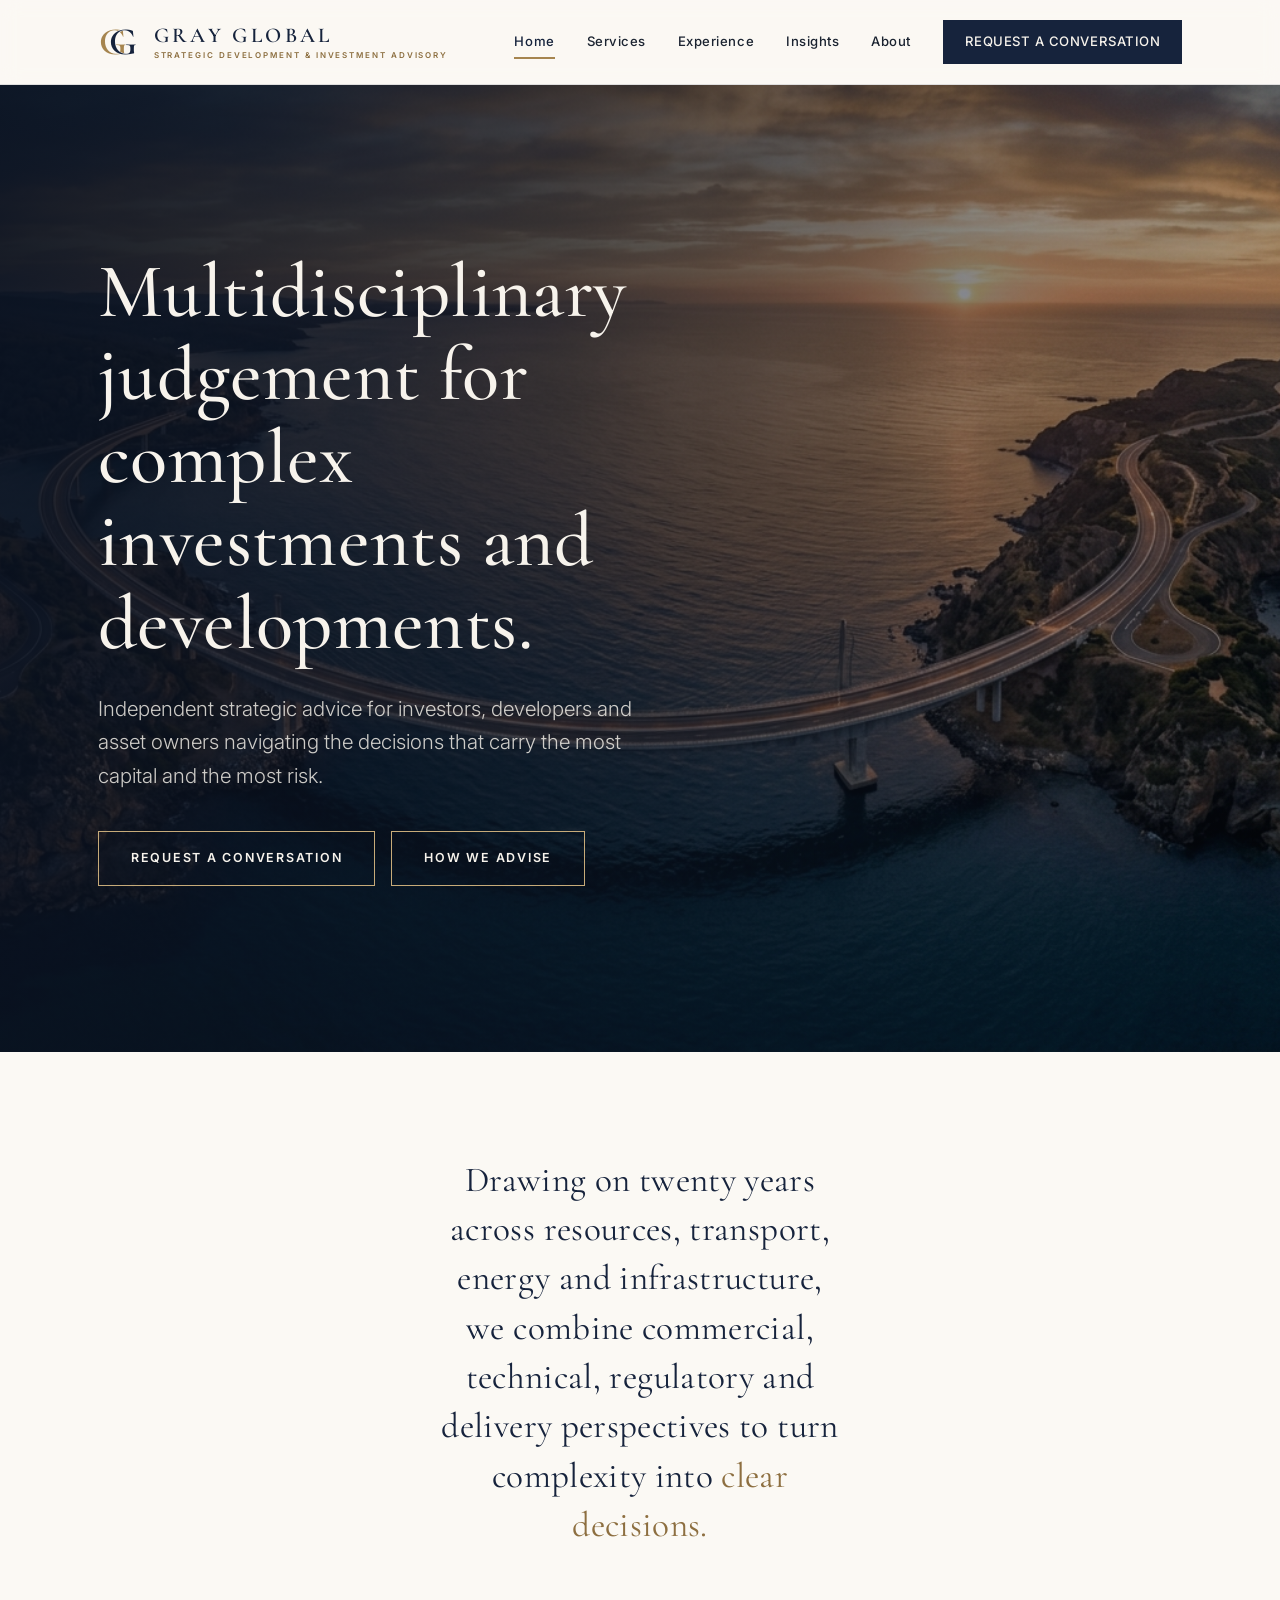
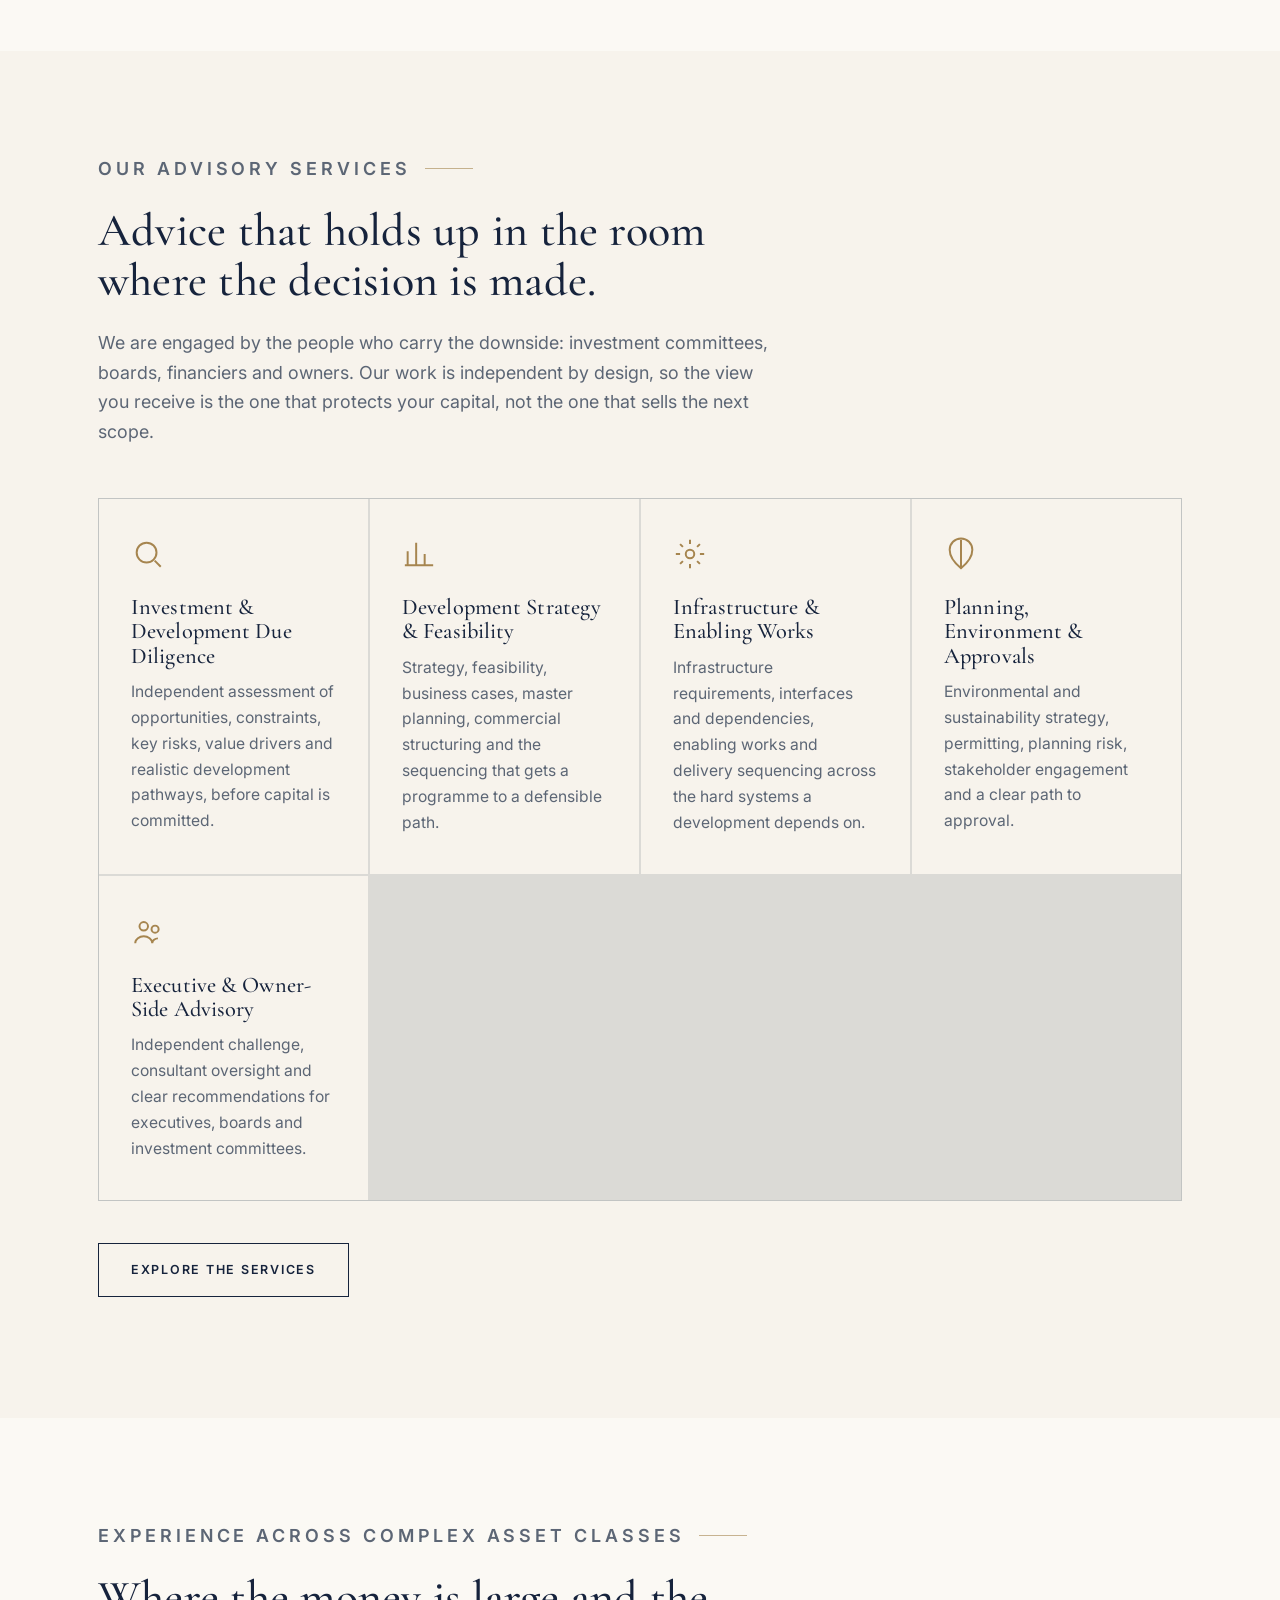
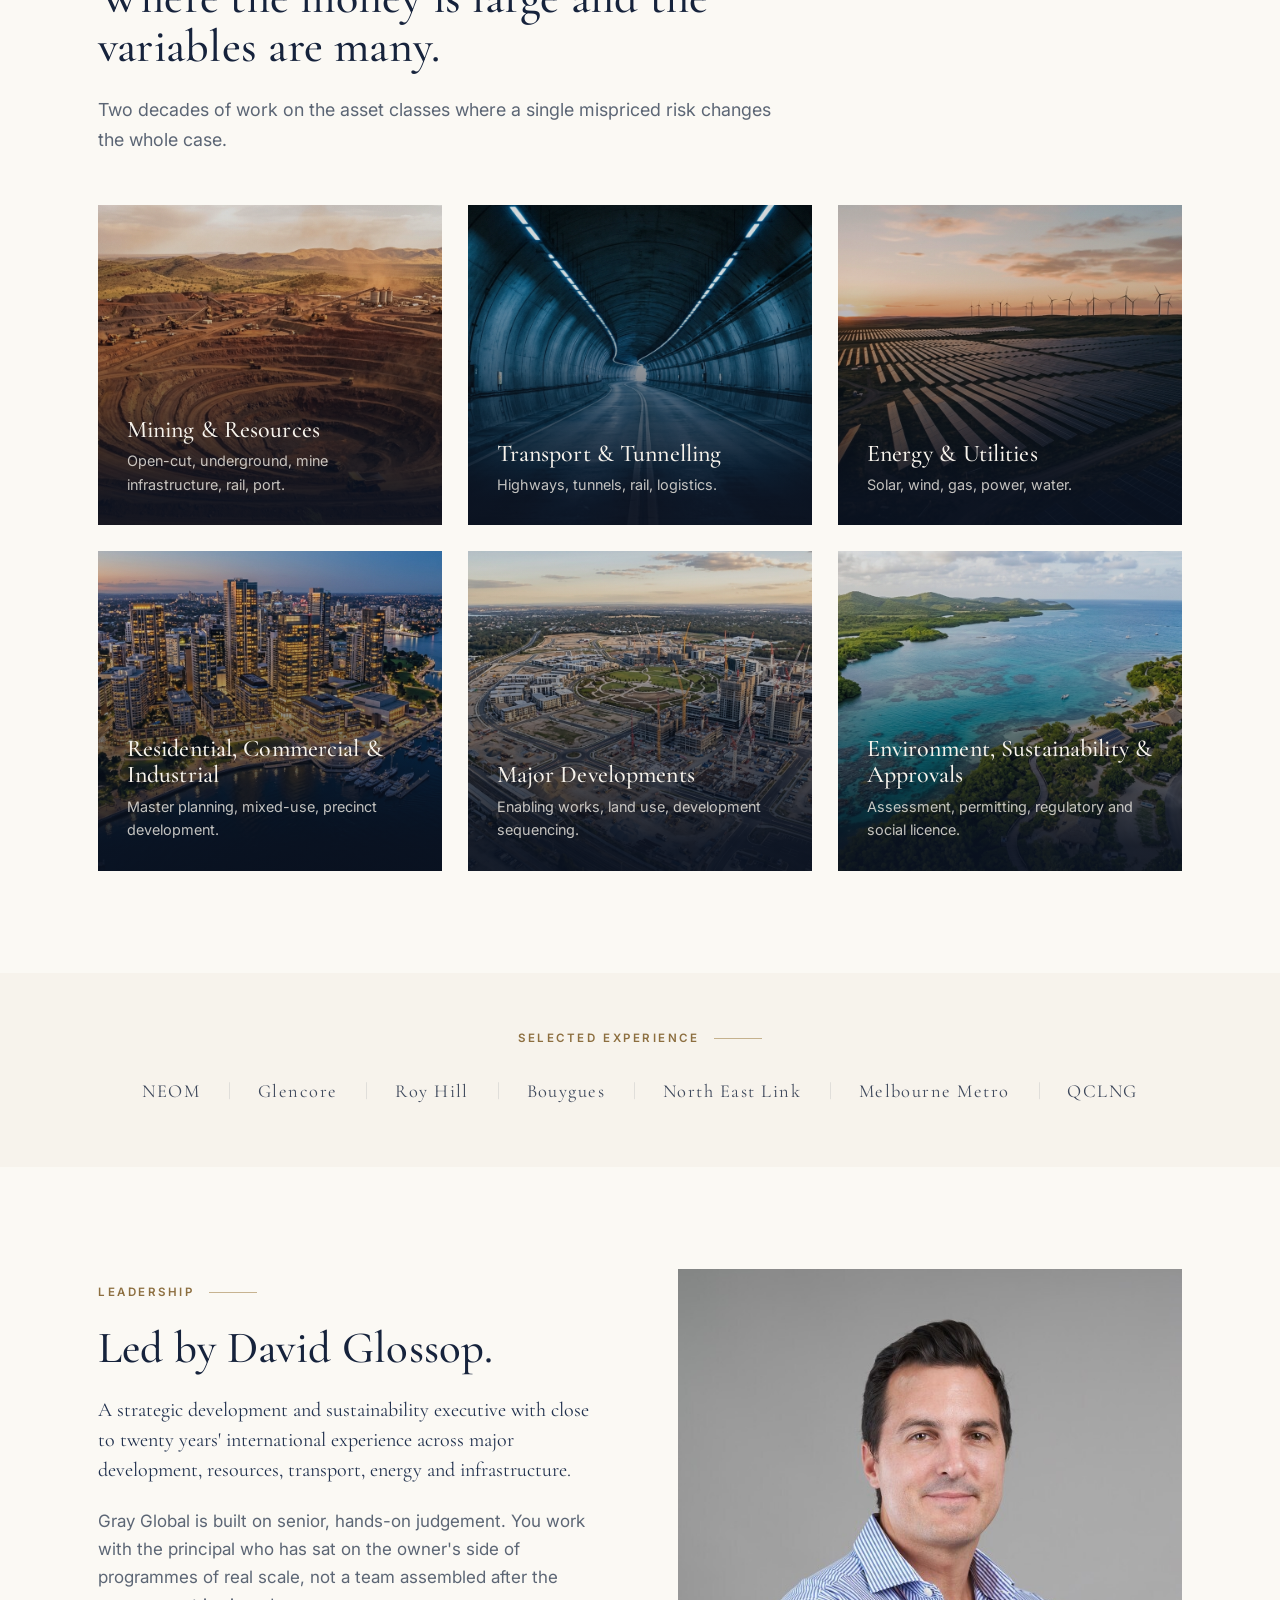
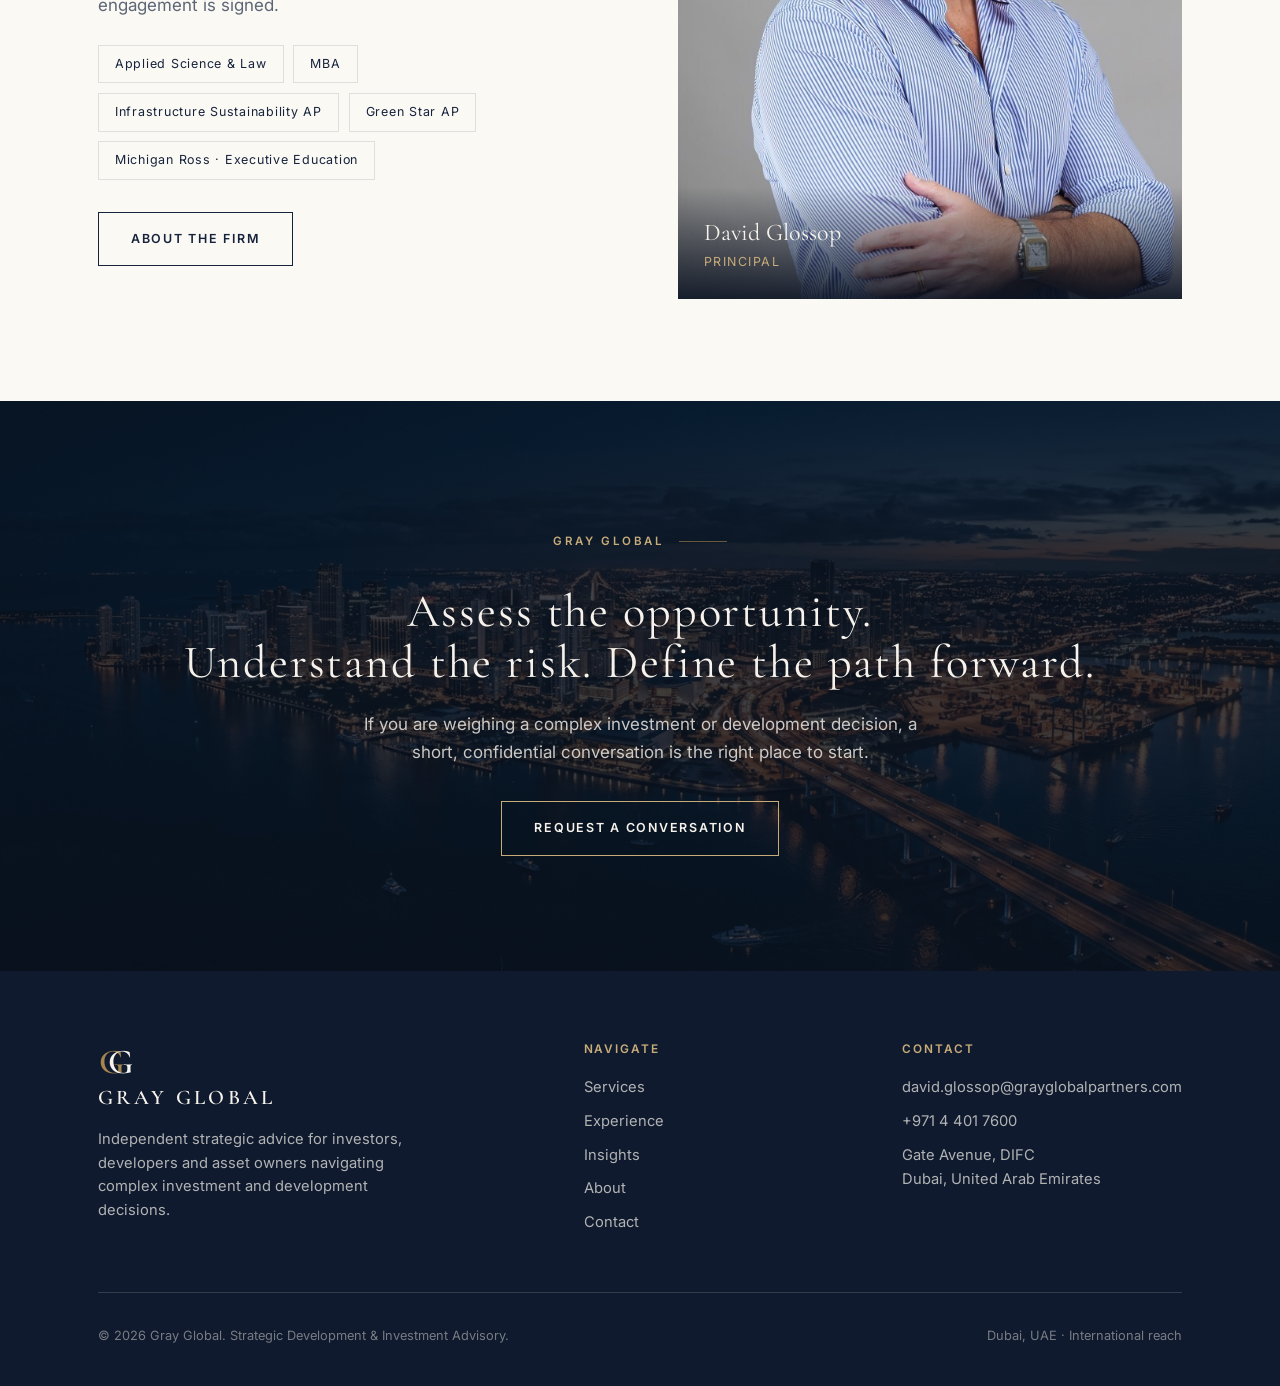
<file: public/index.html>
<!DOCTYPE html>
<html lang="en">
<head>
<meta charset="utf-8">
<meta name="viewport" content="width=device-width, initial-scale=1">
<title>Gray Global — Strategic Development & Investment Advisory</title>
<meta name="description" content="Independent strategic advice for investors, developers and asset owners navigating complex investment and development decisions. Dubai, UAE. International reach.">
<link rel="icon" href="img/favicon.svg" type="image/svg+xml">
<link rel="preconnect" href="https://fonts.googleapis.com">
<link rel="preconnect" href="https://fonts.gstatic.com" crossorigin>
<link href="https://fonts.googleapis.com/css2?family=Cormorant+Garamond:wght@400;500;600&family=Inter:wght@300;400;500;600&display=swap" rel="stylesheet">
<link rel="stylesheet" href="css/style.css">
</head>
<body>

<header class="site-header">
  <div class="wrap">
    <a class="brand" href="index.html" aria-label="Gray Global home">
      <svg class="mark" viewBox="0 0 48 48" aria-hidden="true">
        <text x="1" y="38" font-size="44" font-weight="600" fill="#a6854f" style="font-family:var(--serif)">G</text>
        <text x="13" y="38" font-size="44" font-weight="600" fill="#16233c" stroke="#fbf9f4" stroke-width="1.1" paint-order="stroke" style="font-family:var(--serif)">G</text>
      </svg>
      <span class="word">
        <span class="name">GRAY GLOBAL</span>
        <span class="sub">Strategic Development &amp; Investment Advisory</span>
      </span>
    </a>
    <button class="nav-toggle" aria-label="Menu" onclick="document.getElementById('nav').classList.toggle('open')">
      <span></span><span></span><span></span>
    </button>
    <nav class="nav" id="nav">
      <a href="index.html" class="active">Home</a>
      <a href="services.html">Services</a>
      <a href="experience.html">Experience</a>
      <a href="insights.html">Insights</a>
      <a href="about.html">About</a>
      <a href="contact.html" class="btn solid">Request a conversation</a>
    </nav>
  </div>
</header>

<!-- HERO -->
<section class="hero">
  <div class="bg" style="background-image:url('img/hero.jpg')"></div>
  <div class="wrap">
    <h1>Multidisciplinary judgement for complex investments and developments.</h1>
    <p class="lead">Independent strategic advice for investors, developers and asset owners navigating the decisions that carry the most capital and the most risk.</p>
    <div class="cta-row">
      <a href="contact.html" class="btn light">Request a conversation</a>
      <a href="services.html" class="btn light" style="background:transparent">How we advise</a>
    </div>
  </div>
</section>

<!-- STATEMENT -->
<section class="statement">
  <div class="wrap">
    <p>Drawing on twenty years across resources, transport, energy and infrastructure, we combine commercial, technical, regulatory and delivery perspectives to turn complexity into <span class="accent">clear decisions.</span></p>
  </div>
</section>

<!-- SERVICES OVERVIEW -->
<section class="bg-cream">
  <div class="wrap">
    <div class="section-head">
      <p class="eyebrow">Our advisory services</p>
      <h2>Advice that holds up in the room where the decision is made.</h2>
      <p>We are engaged by the people who carry the downside: investment committees, boards, financiers and owners. Our work is independent by design, so the view you receive is the one that protects your capital, not the one that sells the next scope.</p>
    </div>
    <div class="grid svc">
      <div class="card">
        <svg class="ico" viewBox="0 0 24 24" fill="none" stroke="currentColor" stroke-width="1.4"><circle cx="11" cy="11" r="7"/><path d="M21 21l-4.3-4.3"/></svg>
        <h3>Investment &amp; Development Due Diligence</h3>
        <p>Independent assessment of opportunities, constraints, key risks, value drivers and realistic development pathways, before capital is committed.</p>
      </div>
      <div class="card">
        <svg class="ico" viewBox="0 0 24 24" fill="none" stroke="currentColor" stroke-width="1.4"><path d="M4 20V10M10 20V4M16 20v-8M22 20H2"/></svg>
        <h3>Development Strategy &amp; Feasibility</h3>
        <p>Strategy, feasibility, business cases, master planning, commercial structuring and the sequencing that gets a programme to a defensible path.</p>
      </div>
      <div class="card">
        <svg class="ico" viewBox="0 0 24 24" fill="none" stroke="currentColor" stroke-width="1.4"><circle cx="12" cy="12" r="3"/><path d="M12 2v3M12 19v3M2 12h3M19 12h3M5 5l2 2M17 17l2 2M19 5l-2 2M7 17l-2 2"/></svg>
        <h3>Infrastructure &amp; Enabling Works</h3>
        <p>Infrastructure requirements, interfaces and dependencies, enabling works and delivery sequencing across the hard systems a development depends on.</p>
      </div>
      <div class="card">
        <svg class="ico" viewBox="0 0 24 24" fill="none" stroke="currentColor" stroke-width="1.4"><path d="M12 22c5-4 8-8 8-13a8 8 0 1 0-16 0c0 5 3 9 8 13z"/><path d="M12 2v20"/></svg>
        <h3>Planning, Environment &amp; Approvals</h3>
        <p>Environmental and sustainability strategy, permitting, planning risk, stakeholder engagement and a clear path to approval.</p>
      </div>
      <div class="card">
        <svg class="ico" viewBox="0 0 24 24" fill="none" stroke="currentColor" stroke-width="1.4"><circle cx="9" cy="8" r="3"/><circle cx="17" cy="10" r="2.5"/><path d="M3 20c0-3 3-5 6-5s6 2 6 5M15 20c0-2 2-3.5 4-3.5"/></svg>
        <h3>Executive &amp; Owner-Side Advisory</h3>
        <p>Independent challenge, consultant oversight and clear recommendations for executives, boards and investment committees.</p>
      </div>
    </div>
    <p style="margin-top:2.6rem"><a href="services.html" class="btn">Explore the services</a></p>
  </div>
</section>

<!-- EXPERIENCE TILES -->
<section>
  <div class="wrap">
    <div class="section-head">
      <p class="eyebrow">Experience across complex asset classes</p>
      <h2>Where the money is large and the variables are many.</h2>
      <p>Two decades of work on the asset classes where a single mispriced risk changes the whole case.</p>
    </div>
    <div class="tiles">
      <div class="tile"><img src="img/mining.jpg" alt="Open-cut mine"><div class="tile-body"><h3>Mining &amp; Resources</h3><p>Open-cut, underground, mine infrastructure, rail, port.</p></div></div>
      <div class="tile"><img src="img/tunnel.jpg" alt="Tunnel"><div class="tile-body"><h3>Transport &amp; Tunnelling</h3><p>Highways, tunnels, rail, logistics.</p></div></div>
      <div class="tile"><img src="img/energy.jpg" alt="Energy"><div class="tile-body"><h3>Energy &amp; Utilities</h3><p>Solar, wind, gas, power, water.</p></div></div>
      <div class="tile"><img src="img/urban.jpg" alt="Urban development"><div class="tile-body"><h3>Residential, Commercial &amp; Industrial</h3><p>Master planning, mixed-use, precinct development.</p></div></div>
      <div class="tile"><img src="img/majordev.jpg" alt="Major development"><div class="tile-body"><h3>Major Developments</h3><p>Enabling works, land use, development sequencing.</p></div></div>
      <div class="tile"><img src="img/environment.jpg" alt="Environment"><div class="tile-body"><h3>Environment, Sustainability &amp; Approvals</h3><p>Assessment, permitting, regulatory and social licence.</p></div></div>
    </div>
  </div>
</section>

<!-- SELECTED EXPERIENCE LOGOS -->
<section class="bg-cream" style="padding-top:3.5rem;padding-bottom:3.5rem">
  <div class="wrap center">
    <p class="eyebrow center">Selected experience</p>
    <div class="logos">
      <span>NEOM</span><span>Glencore</span><span>Roy Hill</span><span>Bouygues</span><span>North East Link</span><span>Melbourne Metro</span><span>QCLNG</span>
    </div>
  </div>
</section>

<!-- LEADERSHIP TEASER -->
<section>
  <div class="wrap">
    <div class="lead-split">
      <div>
        <p class="eyebrow">Leadership</p>
        <h2 style="font-size:clamp(2rem,3.5vw,2.8rem)">Led by David Glossop.</h2>
        <p class="lede">A strategic development and sustainability executive with close to twenty years' international experience across major development, resources, transport, energy and infrastructure.</p>
        <p style="color:var(--muted)">Gray Global is built on senior, hands-on judgement. You work with the principal who has sat on the owner's side of programmes of real scale, not a team assembled after the engagement is signed.</p>
        <div class="creds">
          <span class="cred">Applied Science &amp; Law</span>
          <span class="cred">MBA</span>
          <span class="cred">Infrastructure Sustainability AP</span>
          <span class="cred">Green Star AP</span>
          <span class="cred">Michigan Ross · Executive Education</span>
        </div>
        <p style="margin-top:2rem"><a href="about.html" class="btn">About the firm</a></p>
      </div>
      <div class="portrait">
        <img src="img/david-glossop.jpg" alt="David Glossop, Principal of Gray Global">
        <div class="cap"><div class="n">David Glossop</div><div class="r">Principal</div></div>
      </div>
    </div>
  </div>
</section>

<!-- CTA BAND -->
<section class="band" style="padding:clamp(5rem,9vw,8rem) 0">
  <div class="bg" style="background-image:url('img/band.jpg')"></div>
  <div class="wrap">
    <p class="eyebrow center light">Gray Global</p>
    <h2>Assess the opportunity.<br>Understand the risk. Define the path forward.</h2>
    <p>If you are weighing a complex investment or development decision, a short, confidential conversation is the right place to start.</p>
    <a href="contact.html" class="btn light">Request a conversation</a>
  </div>
</section>

<!-- FOOTER -->
<footer class="site-footer">
  <div class="wrap">
    <div class="top">
      <div>
        <a class="brand" href="index.html" style="gap:0.7rem">
          <svg class="mark" viewBox="0 0 48 48" aria-hidden="true" style="width:38px;height:38px">
            <text x="1" y="38" font-size="44" font-weight="600" fill="#a6854f" style="font-family:var(--serif)">G</text>
            <text x="13" y="38" font-size="44" font-weight="600" fill="#f7f3ec" style="font-family:var(--serif)">G</text>
          </svg>
          <span class="word"><span class="name" style="color:#f7f3ec;font-family:var(--serif);font-size:1.3rem;letter-spacing:0.16em">GRAY GLOBAL</span></span>
        </a>
        <p class="blurb">Independent strategic advice for investors, developers and asset owners navigating complex investment and development decisions.</p>
      </div>
      <div>
        <h4>Navigate</h4>
        <a href="services.html">Services</a>
        <a href="experience.html">Experience</a>
        <a href="insights.html">Insights</a>
        <a href="about.html">About</a>
        <a href="contact.html">Contact</a>
      </div>
      <div>
        <h4>Contact</h4>
        <a href="mailto:david.glossop@grayglobalpartners.com">david.glossop@grayglobalpartners.com</a>
        <a href="tel:+97144017600">+971 4 401 7600</a>
        <span style="display:block;margin-top:0.6rem;color:rgba(247,243,236,0.7)">Gate Avenue, DIFC<br>Dubai, United Arab Emirates</span>
      </div>
    </div>
    <div class="bottom">
      <span>© 2026 Gray Global. Strategic Development &amp; Investment Advisory.</span>
      <span>Dubai, UAE · International reach</span>
    </div>
  </div>
</footer>

</body>
</html>
</file>
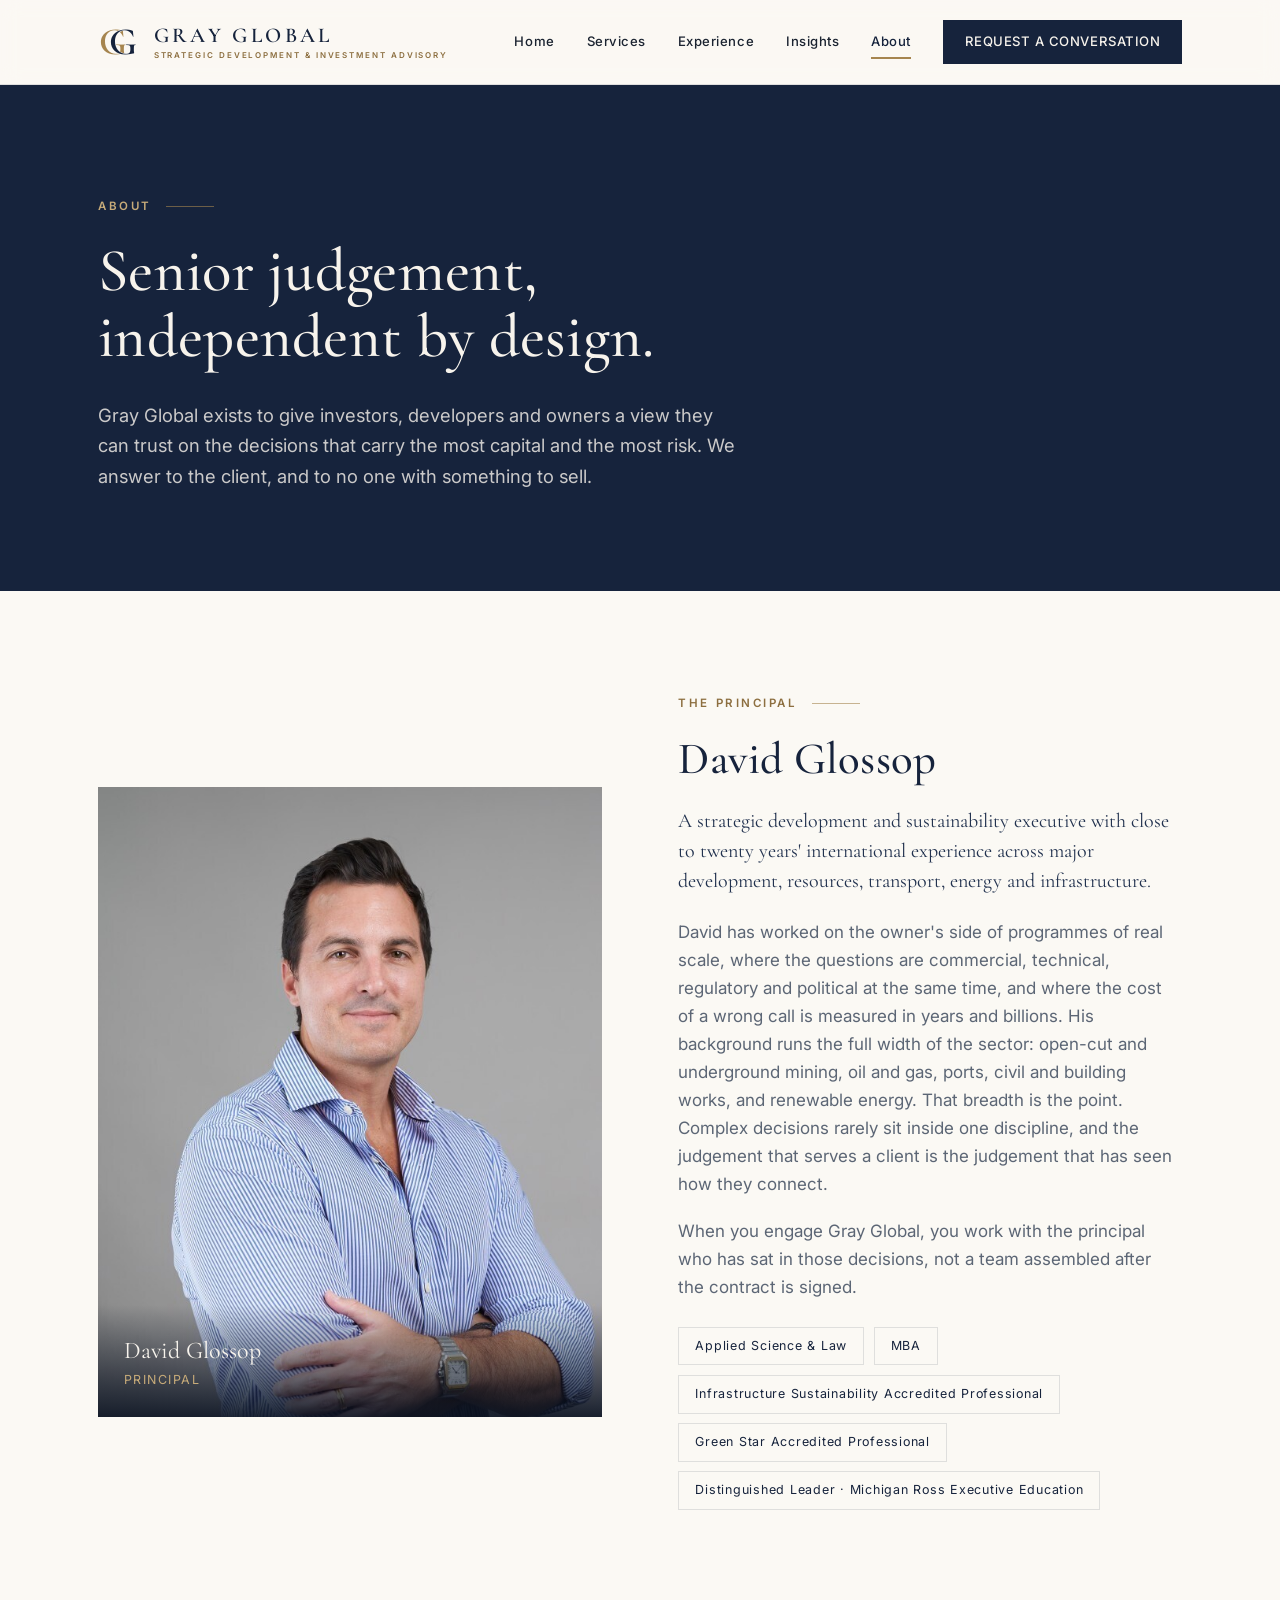
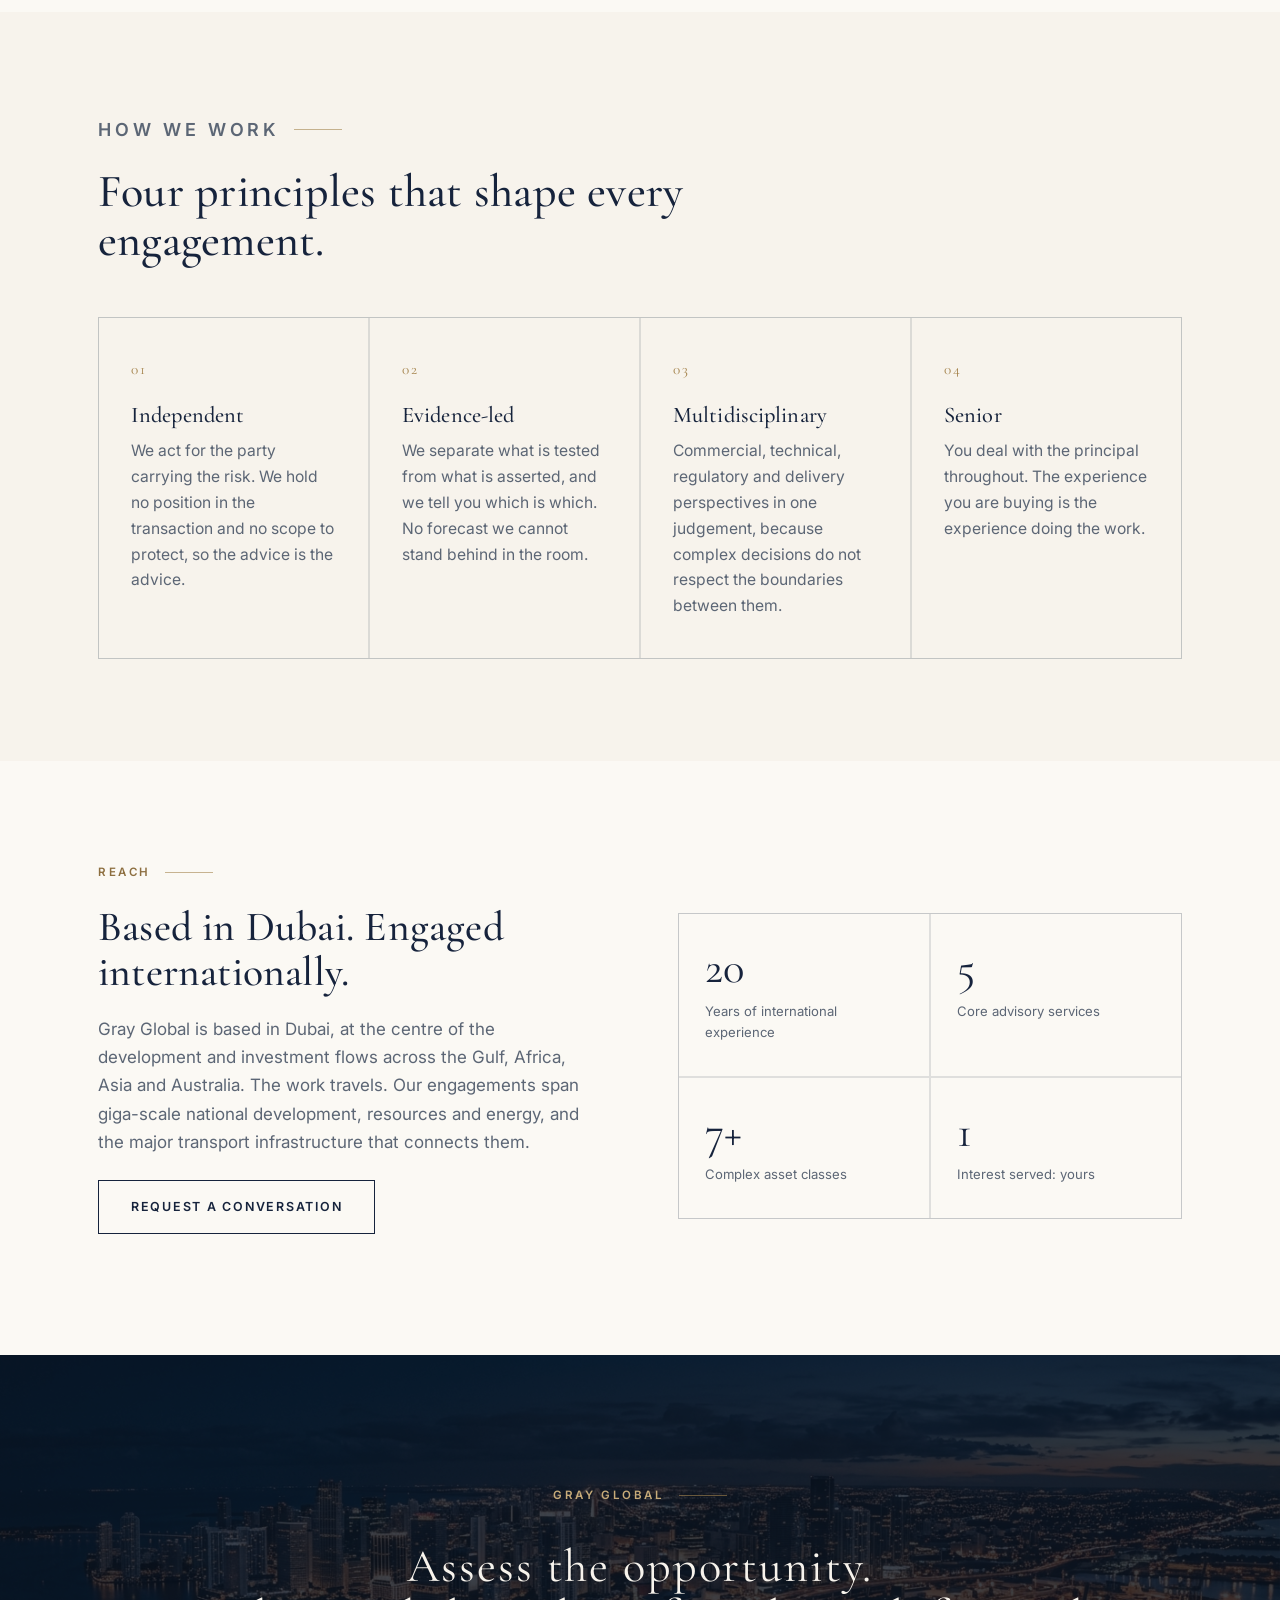
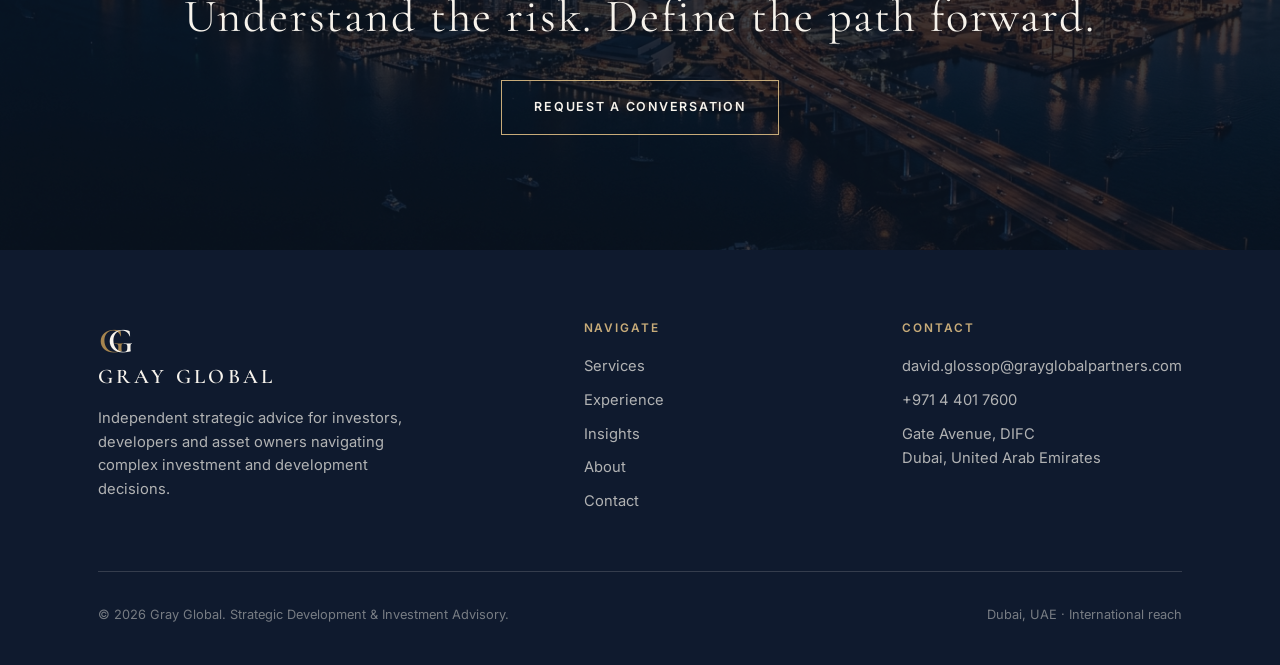
<file: public/about.html>
<!DOCTYPE html>
<html lang="en">
<head>
<meta charset="utf-8">
<meta name="viewport" content="width=device-width, initial-scale=1">
<title>About — Gray Global</title>
<meta name="description" content="Gray Global is led by David Glossop, a development and infrastructure executive with twenty years' international experience. Independent by design. Dubai, UAE.">
<link rel="icon" href="img/favicon.svg" type="image/svg+xml">
<link rel="preconnect" href="https://fonts.googleapis.com">
<link rel="preconnect" href="https://fonts.gstatic.com" crossorigin>
<link href="https://fonts.googleapis.com/css2?family=Cormorant+Garamond:wght@400;500;600&family=Inter:wght@300;400;500;600&display=swap" rel="stylesheet">
<link rel="stylesheet" href="css/style.css">
</head>
<body>

<header class="site-header">
  <div class="wrap">
    <a class="brand" href="index.html" aria-label="Gray Global home">
      <svg class="mark" viewBox="0 0 48 48" aria-hidden="true">
        <text x="1" y="38" font-size="44" font-weight="600" fill="#a6854f" style="font-family:var(--serif)">G</text>
        <text x="13" y="38" font-size="44" font-weight="600" fill="#16233c" stroke="#fbf9f4" stroke-width="1.1" paint-order="stroke" style="font-family:var(--serif)">G</text>
      </svg>
      <span class="word"><span class="name">GRAY GLOBAL</span><span class="sub">Strategic Development &amp; Investment Advisory</span></span>
    </a>
    <button class="nav-toggle" aria-label="Menu" onclick="document.getElementById('nav').classList.toggle('open')"><span></span><span></span><span></span></button>
    <nav class="nav" id="nav">
      <a href="index.html">Home</a>
      <a href="services.html">Services</a>
      <a href="experience.html">Experience</a>
      <a href="insights.html">Insights</a>
      <a href="about.html" class="active">About</a>
      <a href="contact.html" class="btn solid">Request a conversation</a>
    </nav>
  </div>
</header>

<section class="bg-navy" style="padding:clamp(5rem,9vw,7rem) 0 clamp(4rem,7vw,5rem)">
  <div class="wrap">
    <p class="eyebrow light">About</p>
    <h1 style="color:var(--cream);font-size:clamp(2.4rem,5vw,3.8rem);max-width:20ch">Senior judgement, independent by design.</h1>
    <p style="max-width:54ch;color:rgba(247,243,236,0.8);font-size:1.15rem">Gray Global exists to give investors, developers and owners a view they can trust on the decisions that carry the most capital and the most risk. We answer to the client, and to no one with something to sell.</p>
  </div>
</section>

<section>
  <div class="wrap">
    <div class="lead-split">
      <div class="portrait">
        <img src="img/david-glossop.jpg" alt="David Glossop, Principal of Gray Global">
        <div class="cap"><div class="n">David Glossop</div><div class="r">Principal</div></div>
      </div>
      <div>
        <p class="eyebrow">The principal</p>
        <h2 style="font-size:clamp(2rem,3.5vw,2.8rem)">David Glossop</h2>
        <p class="lede">A strategic development and sustainability executive with close to twenty years' international experience across major development, resources, transport, energy and infrastructure.</p>
        <p style="color:var(--muted)">David has worked on the owner's side of programmes of real scale, where the questions are commercial, technical, regulatory and political at the same time, and where the cost of a wrong call is measured in years and billions. His background runs the full width of the sector: open-cut and underground mining, oil and gas, ports, civil and building works, and renewable energy. That breadth is the point. Complex decisions rarely sit inside one discipline, and the judgement that serves a client is the judgement that has seen how they connect.</p>
        <p style="color:var(--muted)">When you engage Gray Global, you work with the principal who has sat in those decisions, not a team assembled after the contract is signed.</p>
        <div class="creds">
          <span class="cred">Applied Science &amp; Law</span>
          <span class="cred">MBA</span>
          <span class="cred">Infrastructure Sustainability Accredited Professional</span>
          <span class="cred">Green Star Accredited Professional</span>
          <span class="cred">Distinguished Leader · Michigan Ross Executive Education</span>
        </div>
      </div>
    </div>
  </div>
</section>

<section class="bg-cream">
  <div class="wrap">
    <div class="section-head">
      <p class="eyebrow">How we work</p>
      <h2>Four principles that shape every engagement.</h2>
    </div>
    <div class="grid svc" style="grid-template-columns:repeat(auto-fit,minmax(240px,1fr))">
      <div class="card"><div class="num">01</div><h3>Independent</h3><p>We act for the party carrying the risk. We hold no position in the transaction and no scope to protect, so the advice is the advice.</p></div>
      <div class="card"><div class="num">02</div><h3>Evidence-led</h3><p>We separate what is tested from what is asserted, and we tell you which is which. No forecast we cannot stand behind in the room.</p></div>
      <div class="card"><div class="num">03</div><h3>Multidisciplinary</h3><p>Commercial, technical, regulatory and delivery perspectives in one judgement, because complex decisions do not respect the boundaries between them.</p></div>
      <div class="card"><div class="num">04</div><h3>Senior</h3><p>You deal with the principal throughout. The experience you are buying is the experience doing the work.</p></div>
    </div>
  </div>
</section>

<section>
  <div class="wrap">
    <div class="lead-split">
      <div>
        <p class="eyebrow">Reach</p>
        <h2 style="font-size:clamp(2rem,3.5vw,2.6rem)">Based in Dubai. Engaged internationally.</h2>
        <p style="color:var(--muted)">Gray Global is based in Dubai, at the centre of the development and investment flows across the Gulf, Africa, Asia and Australia. The work travels. Our engagements span giga-scale national development, resources and energy, and the major transport infrastructure that connects them.</p>
        <p style="margin-top:1.5rem"><a href="contact.html" class="btn">Request a conversation</a></p>
      </div>
      <div class="facts">
        <div class="fact"><div class="big">20</div><div class="lbl">Years of international experience</div></div>
        <div class="fact"><div class="big">5</div><div class="lbl">Core advisory services</div></div>
        <div class="fact"><div class="big">7+</div><div class="lbl">Complex asset classes</div></div>
        <div class="fact"><div class="big">1</div><div class="lbl">Interest served: yours</div></div>
      </div>
    </div>
  </div>
</section>

<section class="band" style="padding:clamp(5rem,9vw,8rem) 0">
  <div class="bg" style="background-image:url('img/band.jpg')"></div>
  <div class="wrap">
    <p class="eyebrow center light">Gray Global</p>
    <h2>Assess the opportunity.<br>Understand the risk. Define the path forward.</h2>
    <a href="contact.html" class="btn light" style="margin-top:1rem">Request a conversation</a>
  </div>
</section>

<footer class="site-footer">
  <div class="wrap">
    <div class="top">
      <div>
        <a class="brand" href="index.html" style="gap:0.7rem">
          <svg class="mark" viewBox="0 0 48 48" aria-hidden="true" style="width:38px;height:38px">
            <text x="1" y="38" font-size="44" font-weight="600" fill="#a6854f" style="font-family:var(--serif)">G</text>
            <text x="13" y="38" font-size="44" font-weight="600" fill="#f7f3ec" style="font-family:var(--serif)">G</text>
          </svg>
          <span class="word"><span class="name" style="color:#f7f3ec;font-family:var(--serif);font-size:1.3rem;letter-spacing:0.16em">GRAY GLOBAL</span></span>
        </a>
        <p class="blurb">Independent strategic advice for investors, developers and asset owners navigating complex investment and development decisions.</p>
      </div>
      <div><h4>Navigate</h4><a href="services.html">Services</a><a href="experience.html">Experience</a><a href="insights.html">Insights</a><a href="about.html">About</a><a href="contact.html">Contact</a></div>
      <div><h4>Contact</h4><a href="mailto:david.glossop@grayglobalpartners.com">david.glossop@grayglobalpartners.com</a><a href="tel:+97144017600">+971 4 401 7600</a><span style="display:block;margin-top:0.6rem;color:rgba(247,243,236,0.7)">Gate Avenue, DIFC<br>Dubai, United Arab Emirates</span></div>
    </div>
    <div class="bottom"><span>© 2026 Gray Global. Strategic Development &amp; Investment Advisory.</span><span>Dubai, UAE · International reach</span></div>
  </div>
</footer>

</body>
</html>
</file>
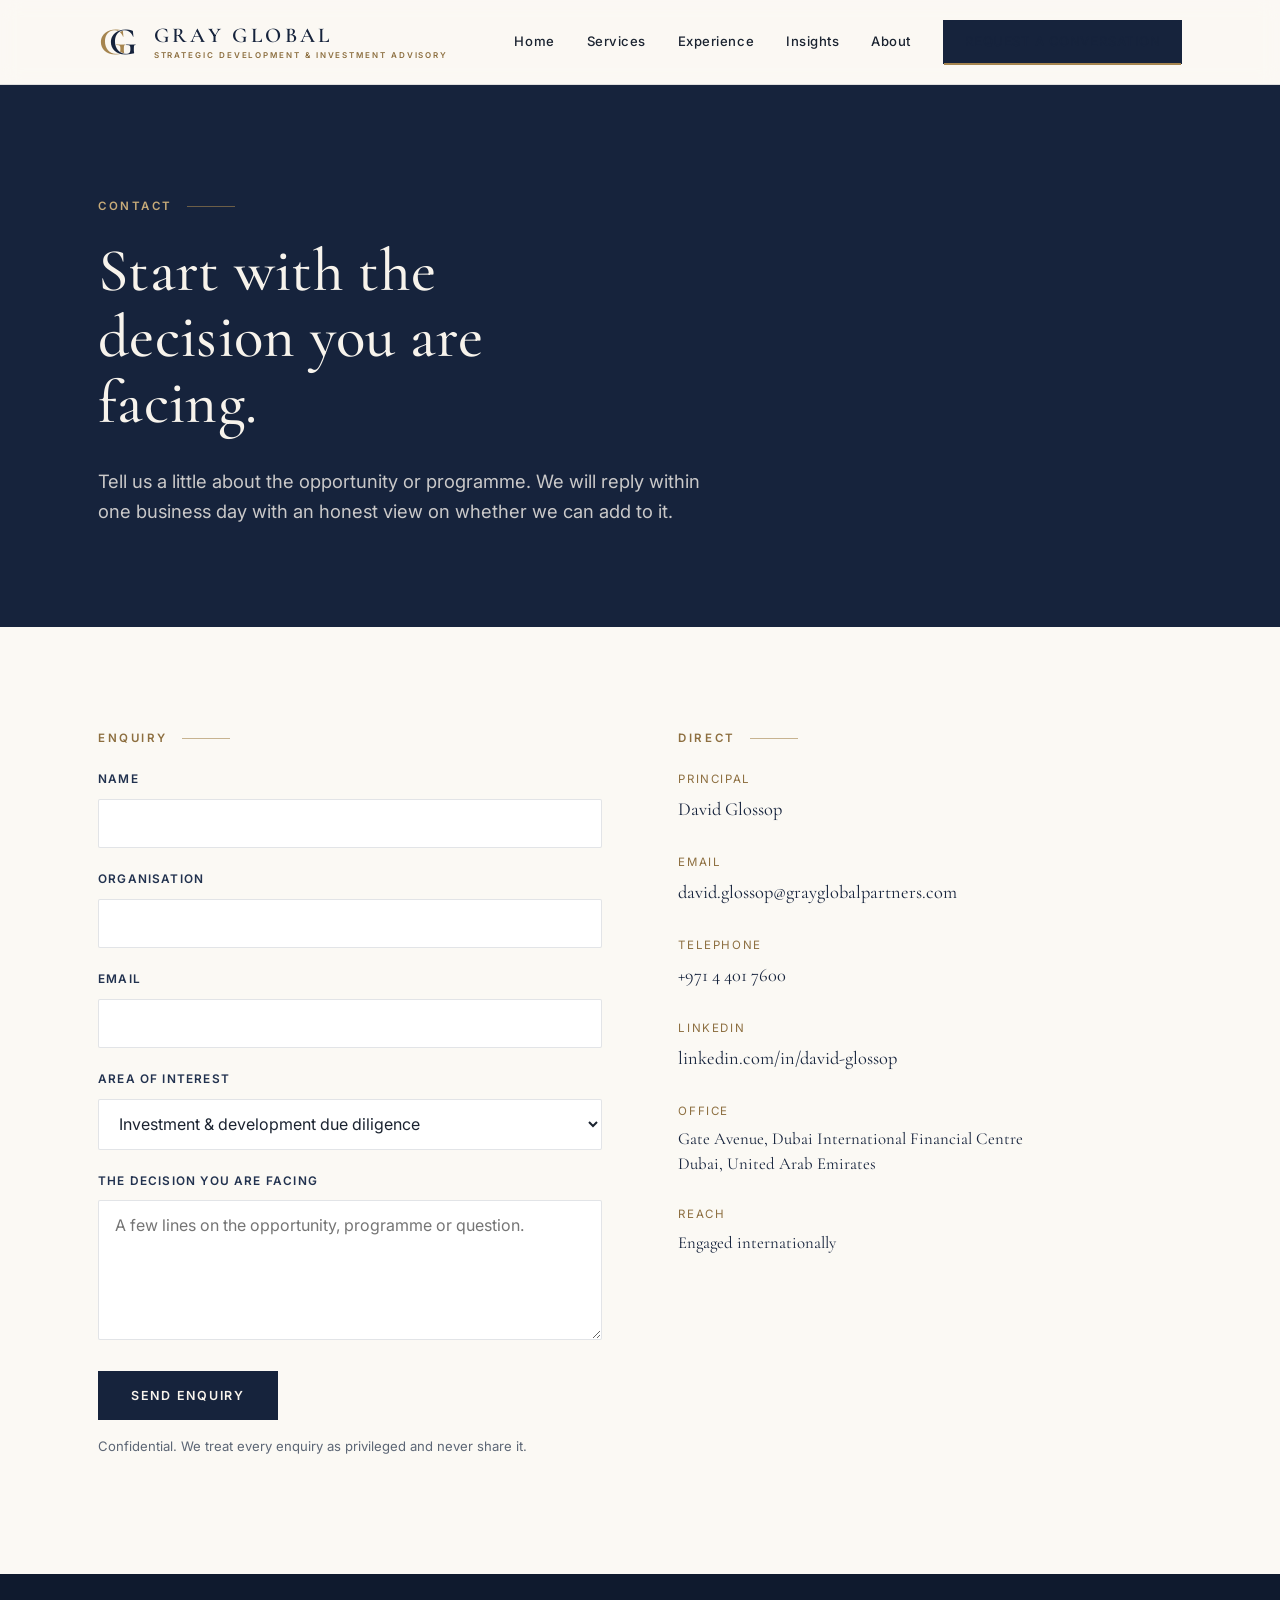
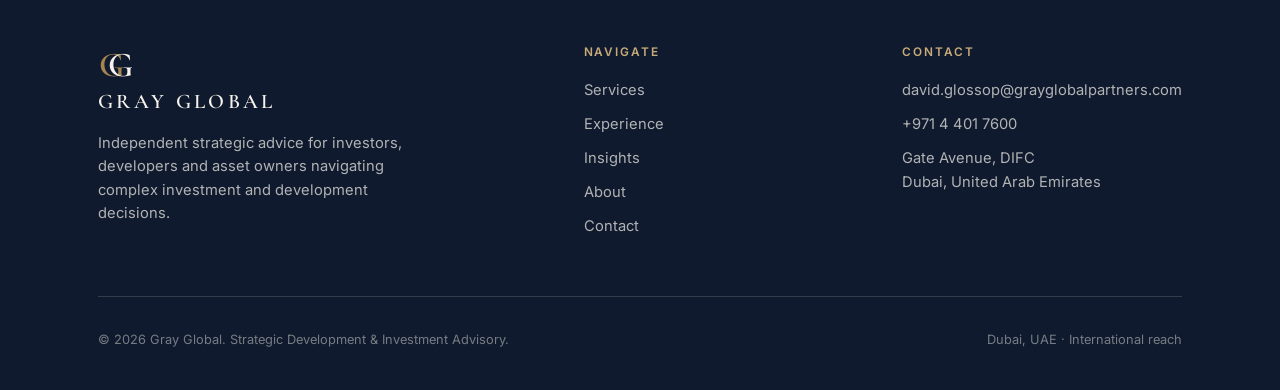
<file: public/contact.html>
<!DOCTYPE html>
<html lang="en">
<head>
<meta charset="utf-8">
<meta name="viewport" content="width=device-width, initial-scale=1">
<title>Contact — Gray Global</title>
<meta name="description" content="Request a confidential conversation about a complex investment or development decision. Gray Global, Dubai, UAE.">
<link rel="icon" href="img/favicon.svg" type="image/svg+xml">
<link rel="preconnect" href="https://fonts.googleapis.com">
<link rel="preconnect" href="https://fonts.gstatic.com" crossorigin>
<link href="https://fonts.googleapis.com/css2?family=Cormorant+Garamond:wght@400;500;600&family=Inter:wght@300;400;500;600&display=swap" rel="stylesheet">
<link rel="stylesheet" href="css/style.css">
</head>
<body>

<header class="site-header">
  <div class="wrap">
    <a class="brand" href="index.html" aria-label="Gray Global home">
      <svg class="mark" viewBox="0 0 48 48" aria-hidden="true">
        <text x="1" y="38" font-size="44" font-weight="600" fill="#a6854f" style="font-family:var(--serif)">G</text>
        <text x="13" y="38" font-size="44" font-weight="600" fill="#16233c" stroke="#fbf9f4" stroke-width="1.1" paint-order="stroke" style="font-family:var(--serif)">G</text>
      </svg>
      <span class="word"><span class="name">GRAY GLOBAL</span><span class="sub">Strategic Development &amp; Investment Advisory</span></span>
    </a>
    <button class="nav-toggle" aria-label="Menu" onclick="document.getElementById('nav').classList.toggle('open')"><span></span><span></span><span></span></button>
    <nav class="nav" id="nav">
      <a href="index.html">Home</a>
      <a href="services.html">Services</a>
      <a href="experience.html">Experience</a>
      <a href="insights.html">Insights</a>
      <a href="about.html">About</a>
      <a href="contact.html" class="btn solid active">Request a conversation</a>
    </nav>
  </div>
</header>

<section class="bg-navy" style="padding:clamp(5rem,9vw,7rem) 0 clamp(4rem,7vw,5rem)">
  <div class="wrap">
    <p class="eyebrow light">Contact</p>
    <h1 style="color:var(--cream);font-size:clamp(2.4rem,5vw,3.8rem);max-width:18ch">Start with the decision you are facing.</h1>
    <p style="max-width:52ch;color:rgba(247,243,236,0.8);font-size:1.15rem">Tell us a little about the opportunity or programme. We will reply within one business day with an honest view on whether we can add to it.</p>
  </div>
</section>

<section>
  <div class="wrap">
    <div class="contact-grid">
      <div>
        <p class="eyebrow">Enquiry</p>
        <div class="form-ok" id="ok">Thank you. Your enquiry has reached David directly, and you will have a reply within one business day.</div>
        <form id="enquiry" onsubmit="return ggSubmit(event)">
          <div class="field"><label for="name">Name</label><input id="name" name="name" type="text" required></div>
          <div class="field"><label for="org">Organisation</label><input id="org" name="org" type="text"></div>
          <div class="field"><label for="email">Email</label><input id="email" name="email" type="email" required></div>
          <div class="field"><label for="interest">Area of interest</label>
            <select id="interest" name="interest">
              <option>Investment &amp; development due diligence</option>
              <option>Development strategy &amp; feasibility</option>
              <option>Infrastructure &amp; enabling works</option>
              <option>Planning, environment &amp; approvals</option>
              <option>Executive &amp; owner-side advisory</option>
              <option>Something else</option>
            </select>
          </div>
          <div class="field"><label for="message">The decision you are facing</label><textarea id="message" name="message" placeholder="A few lines on the opportunity, programme or question." required></textarea></div>
          <button class="btn solid" type="submit">Send enquiry</button>
          <p class="form-note">Confidential. We treat every enquiry as privileged and never share it.</p>
        </form>
      </div>
      <div>
        <p class="eyebrow">Direct</p>
        <div class="contact-detail"><div class="k">Principal</div><div class="v">David Glossop</div></div>
        <div class="contact-detail"><div class="k">Email</div><div class="v"><a href="mailto:david.glossop@grayglobalpartners.com">david.glossop@grayglobalpartners.com</a></div></div>
        <div class="contact-detail"><div class="k">Telephone</div><div class="v"><a href="tel:+97144017600">+971 4 401 7600</a></div></div>
        <div class="contact-detail"><div class="k">LinkedIn</div><div class="v"><a href="https://www.linkedin.com/in/david-glossop" target="_blank" rel="noopener">linkedin.com/in/david-glossop</a></div></div>
        <div class="contact-detail"><div class="k">Office</div><div class="v" style="font-size:1.05rem;line-height:1.5">Gate Avenue, Dubai International Financial Centre<br>Dubai, United Arab Emirates</div></div>
        <div class="contact-detail"><div class="k">Reach</div><div class="v" style="font-size:1.05rem">Engaged internationally</div></div>
      </div>
    </div>
  </div>
</section>

<footer class="site-footer">
  <div class="wrap">
    <div class="top">
      <div>
        <a class="brand" href="index.html" style="gap:0.7rem">
          <svg class="mark" viewBox="0 0 48 48" aria-hidden="true" style="width:38px;height:38px">
            <text x="1" y="38" font-size="44" font-weight="600" fill="#a6854f" style="font-family:var(--serif)">G</text>
            <text x="13" y="38" font-size="44" font-weight="600" fill="#f7f3ec" style="font-family:var(--serif)">G</text>
          </svg>
          <span class="word"><span class="name" style="color:#f7f3ec;font-family:var(--serif);font-size:1.3rem;letter-spacing:0.16em">GRAY GLOBAL</span></span>
        </a>
        <p class="blurb">Independent strategic advice for investors, developers and asset owners navigating complex investment and development decisions.</p>
      </div>
      <div><h4>Navigate</h4><a href="services.html">Services</a><a href="experience.html">Experience</a><a href="insights.html">Insights</a><a href="about.html">About</a><a href="contact.html">Contact</a></div>
      <div><h4>Contact</h4><a href="mailto:david.glossop@grayglobalpartners.com">david.glossop@grayglobalpartners.com</a><a href="tel:+97144017600">+971 4 401 7600</a><span style="display:block;margin-top:0.6rem;color:rgba(247,243,236,0.7)">Gate Avenue, DIFC<br>Dubai, United Arab Emirates</span></div>
    </div>
    <div class="bottom"><span>© 2026 Gray Global. Strategic Development &amp; Investment Advisory.</span><span>Dubai, UAE · International reach</span></div>
  </div>
</footer>

<script>
function ggSubmit(e){
  e.preventDefault();
  // Demo handler: no backend wired yet. Shows confirmation and composes a mailto fallback.
  var f = e.target;
  document.getElementById('ok').style.display = 'block';
  f.style.display = 'none';
  window.scrollTo({top: document.getElementById('ok').offsetTop - 140, behavior:'smooth'});
  return false;
}
</script>
</body>
</html>
</file>
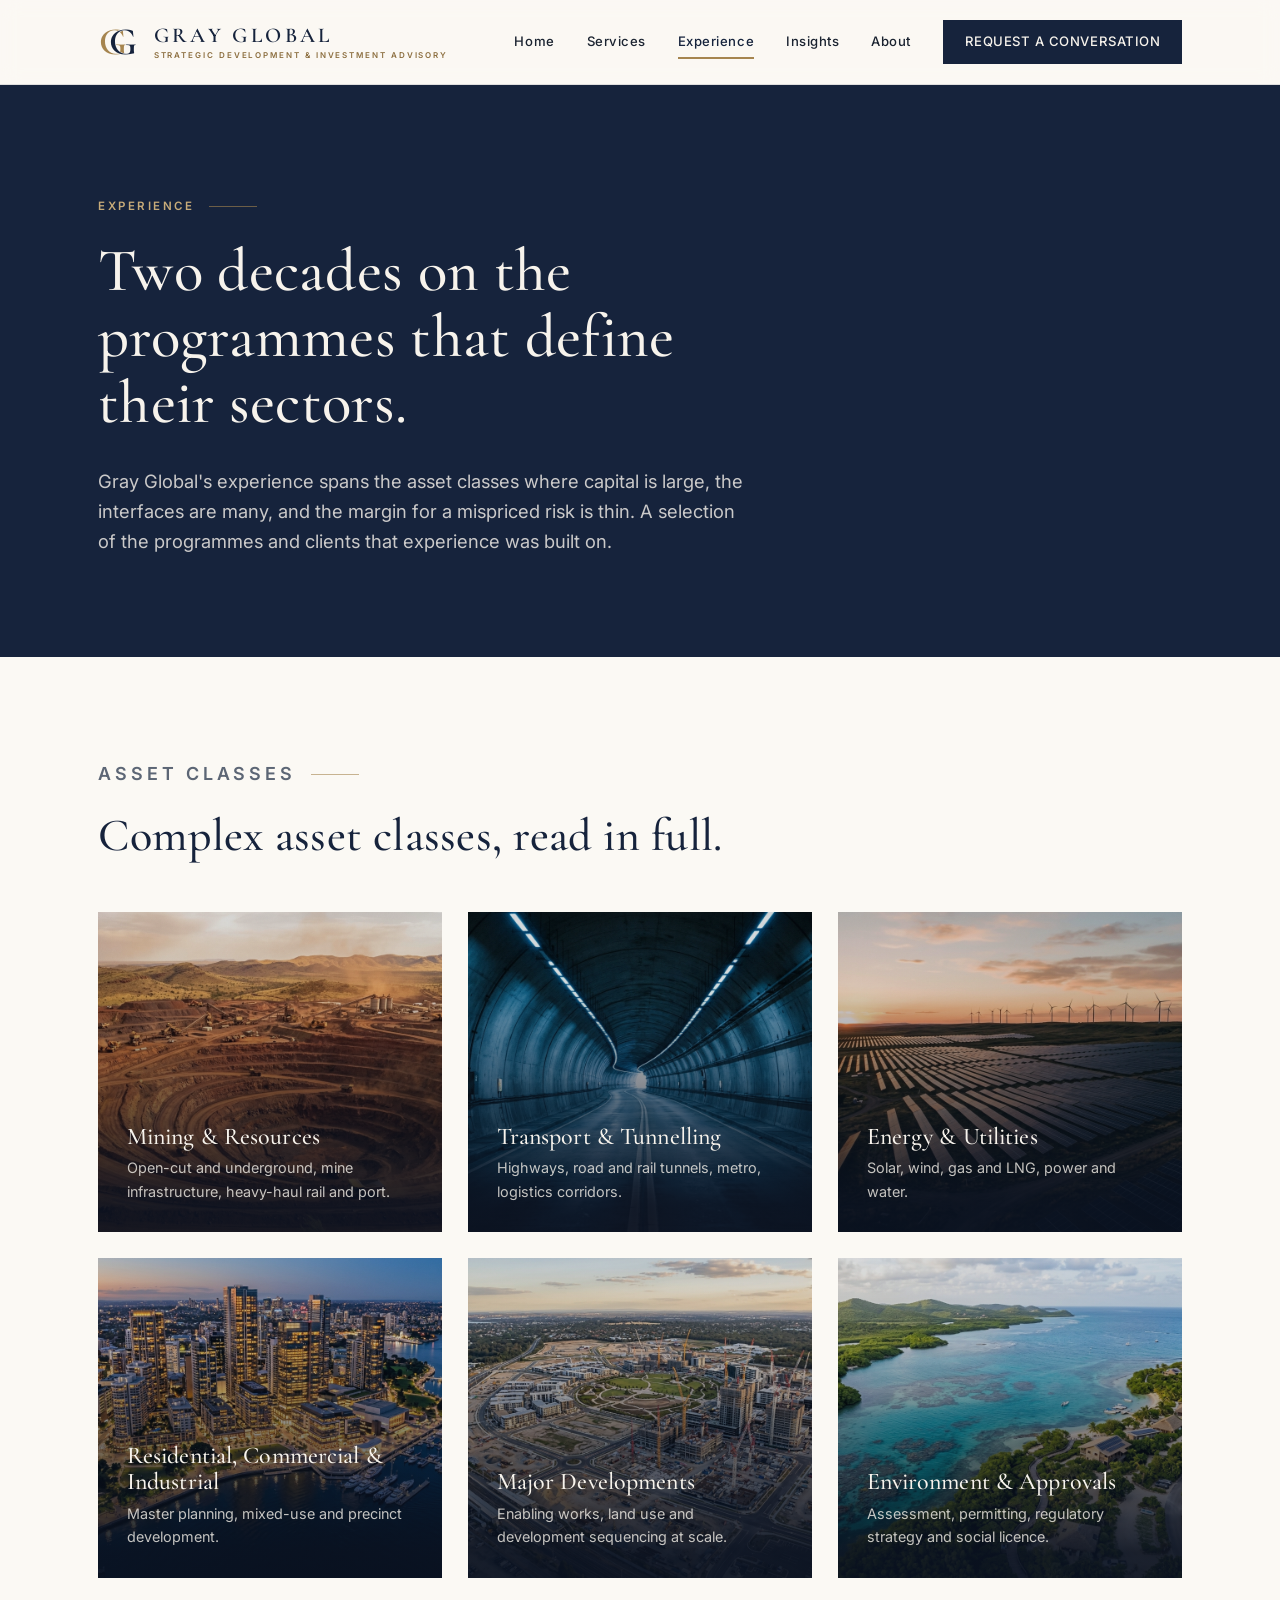
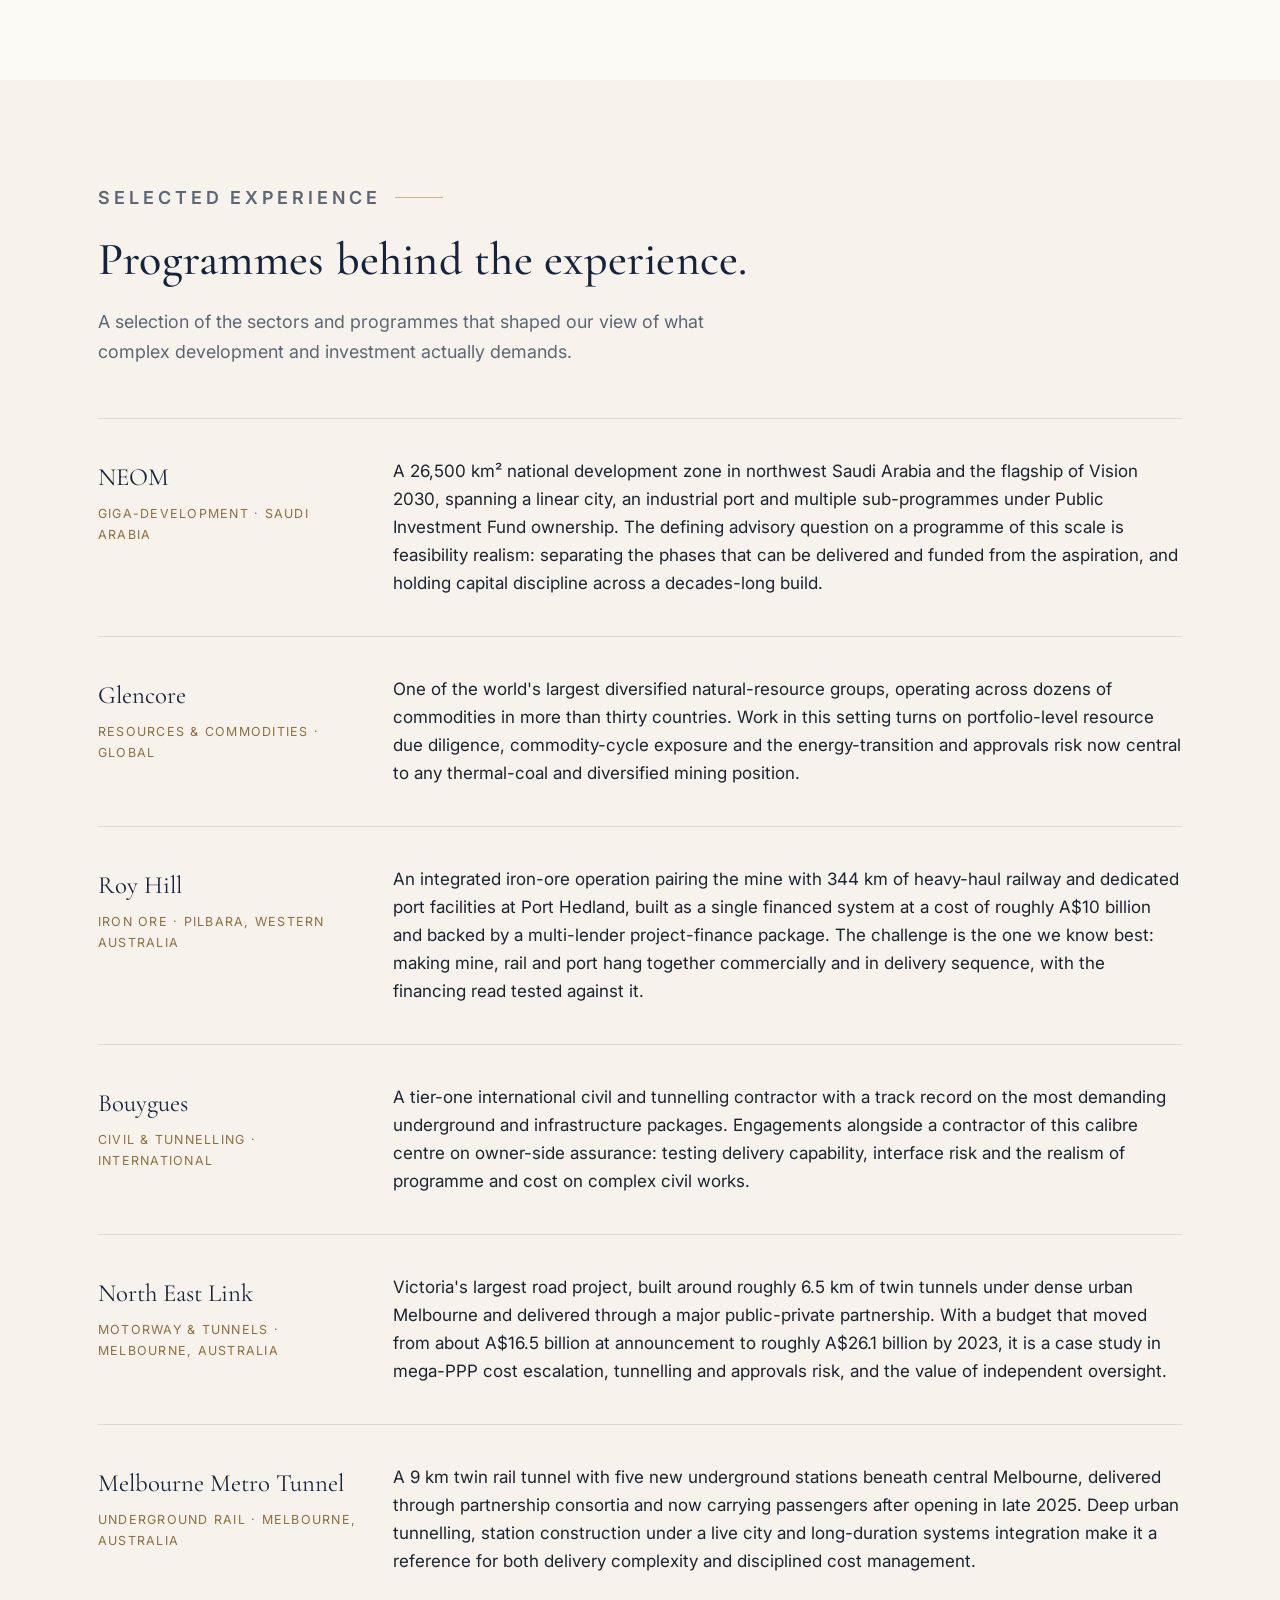
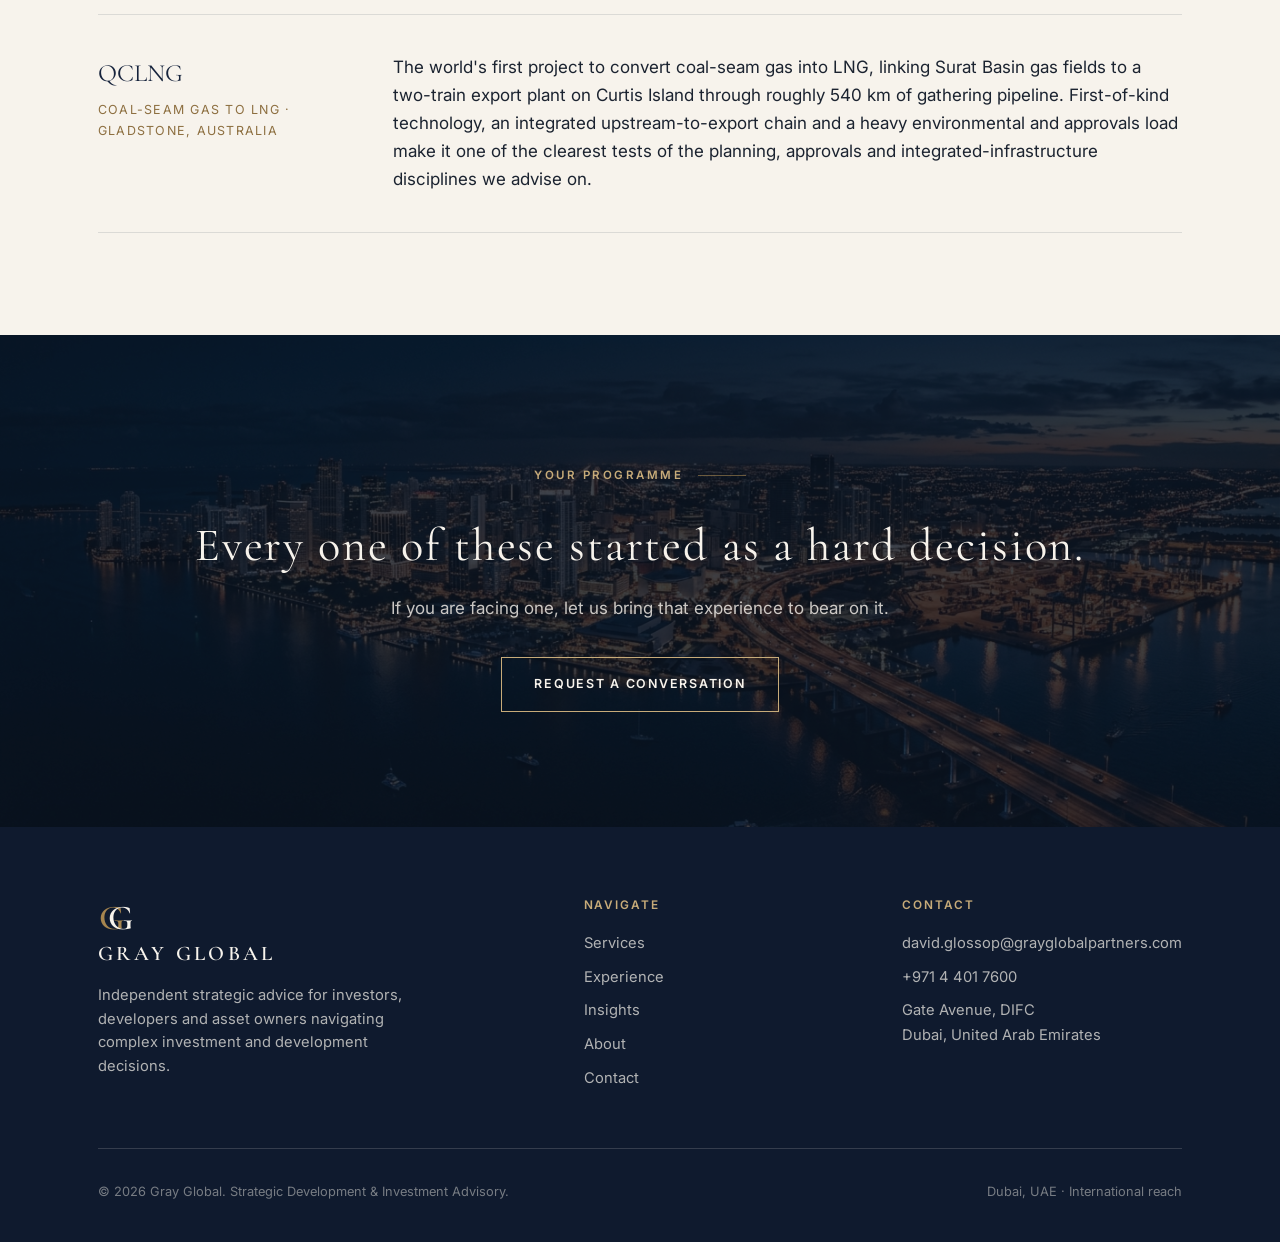
<file: public/experience.html>
<!DOCTYPE html>
<html lang="en">
<head>
<meta charset="utf-8">
<meta name="viewport" content="width=device-width, initial-scale=1">
<title>Experience — Gray Global</title>
<meta name="description" content="Experience across mining and resources, transport and tunnelling, energy and utilities, major developments and approvals, on programmes of real scale.">
<link rel="icon" href="img/favicon.svg" type="image/svg+xml">
<link rel="preconnect" href="https://fonts.googleapis.com">
<link rel="preconnect" href="https://fonts.gstatic.com" crossorigin>
<link href="https://fonts.googleapis.com/css2?family=Cormorant+Garamond:wght@400;500;600&family=Inter:wght@300;400;500;600&display=swap" rel="stylesheet">
<link rel="stylesheet" href="css/style.css">
</head>
<body>

<header class="site-header">
  <div class="wrap">
    <a class="brand" href="index.html" aria-label="Gray Global home">
      <svg class="mark" viewBox="0 0 48 48" aria-hidden="true">
        <text x="1" y="38" font-size="44" font-weight="600" fill="#a6854f" style="font-family:var(--serif)">G</text>
        <text x="13" y="38" font-size="44" font-weight="600" fill="#16233c" stroke="#fbf9f4" stroke-width="1.1" paint-order="stroke" style="font-family:var(--serif)">G</text>
      </svg>
      <span class="word"><span class="name">GRAY GLOBAL</span><span class="sub">Strategic Development &amp; Investment Advisory</span></span>
    </a>
    <button class="nav-toggle" aria-label="Menu" onclick="document.getElementById('nav').classList.toggle('open')"><span></span><span></span><span></span></button>
    <nav class="nav" id="nav">
      <a href="index.html">Home</a>
      <a href="services.html">Services</a>
      <a href="experience.html" class="active">Experience</a>
      <a href="insights.html">Insights</a>
      <a href="about.html">About</a>
      <a href="contact.html" class="btn solid">Request a conversation</a>
    </nav>
  </div>
</header>

<section class="bg-navy" style="padding:clamp(5rem,9vw,7rem) 0 clamp(4rem,7vw,5rem)">
  <div class="wrap">
    <p class="eyebrow light">Experience</p>
    <h1 style="color:var(--cream);font-size:clamp(2.4rem,5vw,3.8rem);max-width:20ch">Two decades on the programmes that define their sectors.</h1>
    <p style="max-width:54ch;color:rgba(247,243,236,0.8);font-size:1.15rem">Gray Global's experience spans the asset classes where capital is large, the interfaces are many, and the margin for a mispriced risk is thin. A selection of the programmes and clients that experience was built on.</p>
  </div>
</section>

<!-- ASSET CLASSES -->
<section>
  <div class="wrap">
    <div class="section-head">
      <p class="eyebrow">Asset classes</p>
      <h2>Complex asset classes, read in full.</h2>
    </div>
    <div class="tiles">
      <div class="tile"><img src="img/mining.jpg" alt="Mining"><div class="tile-body"><h3>Mining &amp; Resources</h3><p>Open-cut and underground, mine infrastructure, heavy-haul rail and port.</p></div></div>
      <div class="tile"><img src="img/tunnel.jpg" alt="Tunnelling"><div class="tile-body"><h3>Transport &amp; Tunnelling</h3><p>Highways, road and rail tunnels, metro, logistics corridors.</p></div></div>
      <div class="tile"><img src="img/energy.jpg" alt="Energy"><div class="tile-body"><h3>Energy &amp; Utilities</h3><p>Solar, wind, gas and LNG, power and water.</p></div></div>
      <div class="tile"><img src="img/urban.jpg" alt="Urban"><div class="tile-body"><h3>Residential, Commercial &amp; Industrial</h3><p>Master planning, mixed-use and precinct development.</p></div></div>
      <div class="tile"><img src="img/majordev.jpg" alt="Major developments"><div class="tile-body"><h3>Major Developments</h3><p>Enabling works, land use and development sequencing at scale.</p></div></div>
      <div class="tile"><img src="img/environment.jpg" alt="Environment"><div class="tile-body"><h3>Environment &amp; Approvals</h3><p>Assessment, permitting, regulatory strategy and social licence.</p></div></div>
    </div>
  </div>
</section>

<!-- SELECTED ENGAGEMENTS -->
<section class="bg-cream">
  <div class="wrap">
    <div class="section-head">
      <p class="eyebrow">Selected experience</p>
      <h2>Programmes behind the experience.</h2>
      <p>A selection of the sectors and programmes that shaped our view of what complex development and investment actually demands.</p>
    </div>

    <div class="eng">
      <div><div class="proj">NEOM</div><div class="meta">Giga-development · Saudi Arabia</div></div>
      <div class="body"><p>A 26,500 km² national development zone in northwest Saudi Arabia and the flagship of Vision 2030, spanning a linear city, an industrial port and multiple sub-programmes under Public Investment Fund ownership. The defining advisory question on a programme of this scale is feasibility realism: separating the phases that can be delivered and funded from the aspiration, and holding capital discipline across a decades-long build.</p></div>
    </div>

    <div class="eng">
      <div><div class="proj">Glencore</div><div class="meta">Resources &amp; commodities · Global</div></div>
      <div class="body"><p>One of the world's largest diversified natural-resource groups, operating across dozens of commodities in more than thirty countries. Work in this setting turns on portfolio-level resource due diligence, commodity-cycle exposure and the energy-transition and approvals risk now central to any thermal-coal and diversified mining position.</p></div>
    </div>

    <div class="eng">
      <div><div class="proj">Roy Hill</div><div class="meta">Iron ore · Pilbara, Western Australia</div></div>
      <div class="body"><p>An integrated iron-ore operation pairing the mine with 344 km of heavy-haul railway and dedicated port facilities at Port Hedland, built as a single financed system at a cost of roughly A$10 billion and backed by a multi-lender project-finance package. The challenge is the one we know best: making mine, rail and port hang together commercially and in delivery sequence, with the financing read tested against it.</p></div>
    </div>

    <div class="eng">
      <div><div class="proj">Bouygues</div><div class="meta">Civil &amp; tunnelling · International</div></div>
      <div class="body"><p>A tier-one international civil and tunnelling contractor with a track record on the most demanding underground and infrastructure packages. Engagements alongside a contractor of this calibre centre on owner-side assurance: testing delivery capability, interface risk and the realism of programme and cost on complex civil works.</p></div>
    </div>

    <div class="eng">
      <div><div class="proj">North East Link</div><div class="meta">Motorway &amp; tunnels · Melbourne, Australia</div></div>
      <div class="body"><p>Victoria's largest road project, built around roughly 6.5 km of twin tunnels under dense urban Melbourne and delivered through a major public-private partnership. With a budget that moved from about A$16.5 billion at announcement to roughly A$26.1 billion by 2023, it is a case study in mega-PPP cost escalation, tunnelling and approvals risk, and the value of independent oversight.</p></div>
    </div>

    <div class="eng">
      <div><div class="proj">Melbourne Metro Tunnel</div><div class="meta">Underground rail · Melbourne, Australia</div></div>
      <div class="body"><p>A 9 km twin rail tunnel with five new underground stations beneath central Melbourne, delivered through partnership consortia and now carrying passengers after opening in late 2025. Deep urban tunnelling, station construction under a live city and long-duration systems integration make it a reference for both delivery complexity and disciplined cost management.</p></div>
    </div>

    <div class="eng">
      <div><div class="proj">QCLNG</div><div class="meta">Coal-seam gas to LNG · Gladstone, Australia</div></div>
      <div class="body"><p>The world's first project to convert coal-seam gas into LNG, linking Surat Basin gas fields to a two-train export plant on Curtis Island through roughly 540 km of gathering pipeline. First-of-kind technology, an integrated upstream-to-export chain and a heavy environmental and approvals load make it one of the clearest tests of the planning, approvals and integrated-infrastructure disciplines we advise on.</p></div>
    </div>

  </div>
</section>

<section class="band" style="padding:clamp(5rem,9vw,8rem) 0">
  <div class="bg" style="background-image:url('img/band.jpg')"></div>
  <div class="wrap">
    <p class="eyebrow center light">Your programme</p>
    <h2>Every one of these started as a hard decision.</h2>
    <p>If you are facing one, let us bring that experience to bear on it.</p>
    <a href="contact.html" class="btn light">Request a conversation</a>
  </div>
</section>

<footer class="site-footer">
  <div class="wrap">
    <div class="top">
      <div>
        <a class="brand" href="index.html" style="gap:0.7rem">
          <svg class="mark" viewBox="0 0 48 48" aria-hidden="true" style="width:38px;height:38px">
            <text x="1" y="38" font-size="44" font-weight="600" fill="#a6854f" style="font-family:var(--serif)">G</text>
            <text x="13" y="38" font-size="44" font-weight="600" fill="#f7f3ec" style="font-family:var(--serif)">G</text>
          </svg>
          <span class="word"><span class="name" style="color:#f7f3ec;font-family:var(--serif);font-size:1.3rem;letter-spacing:0.16em">GRAY GLOBAL</span></span>
        </a>
        <p class="blurb">Independent strategic advice for investors, developers and asset owners navigating complex investment and development decisions.</p>
      </div>
      <div><h4>Navigate</h4><a href="services.html">Services</a><a href="experience.html">Experience</a><a href="insights.html">Insights</a><a href="about.html">About</a><a href="contact.html">Contact</a></div>
      <div><h4>Contact</h4><a href="mailto:david.glossop@grayglobalpartners.com">david.glossop@grayglobalpartners.com</a><a href="tel:+97144017600">+971 4 401 7600</a><span style="display:block;margin-top:0.6rem;color:rgba(247,243,236,0.7)">Gate Avenue, DIFC<br>Dubai, United Arab Emirates</span></div>
    </div>
    <div class="bottom"><span>© 2026 Gray Global. Strategic Development &amp; Investment Advisory.</span><span>Dubai, UAE · International reach</span></div>
  </div>
</footer>

</body>
</html>
</file>
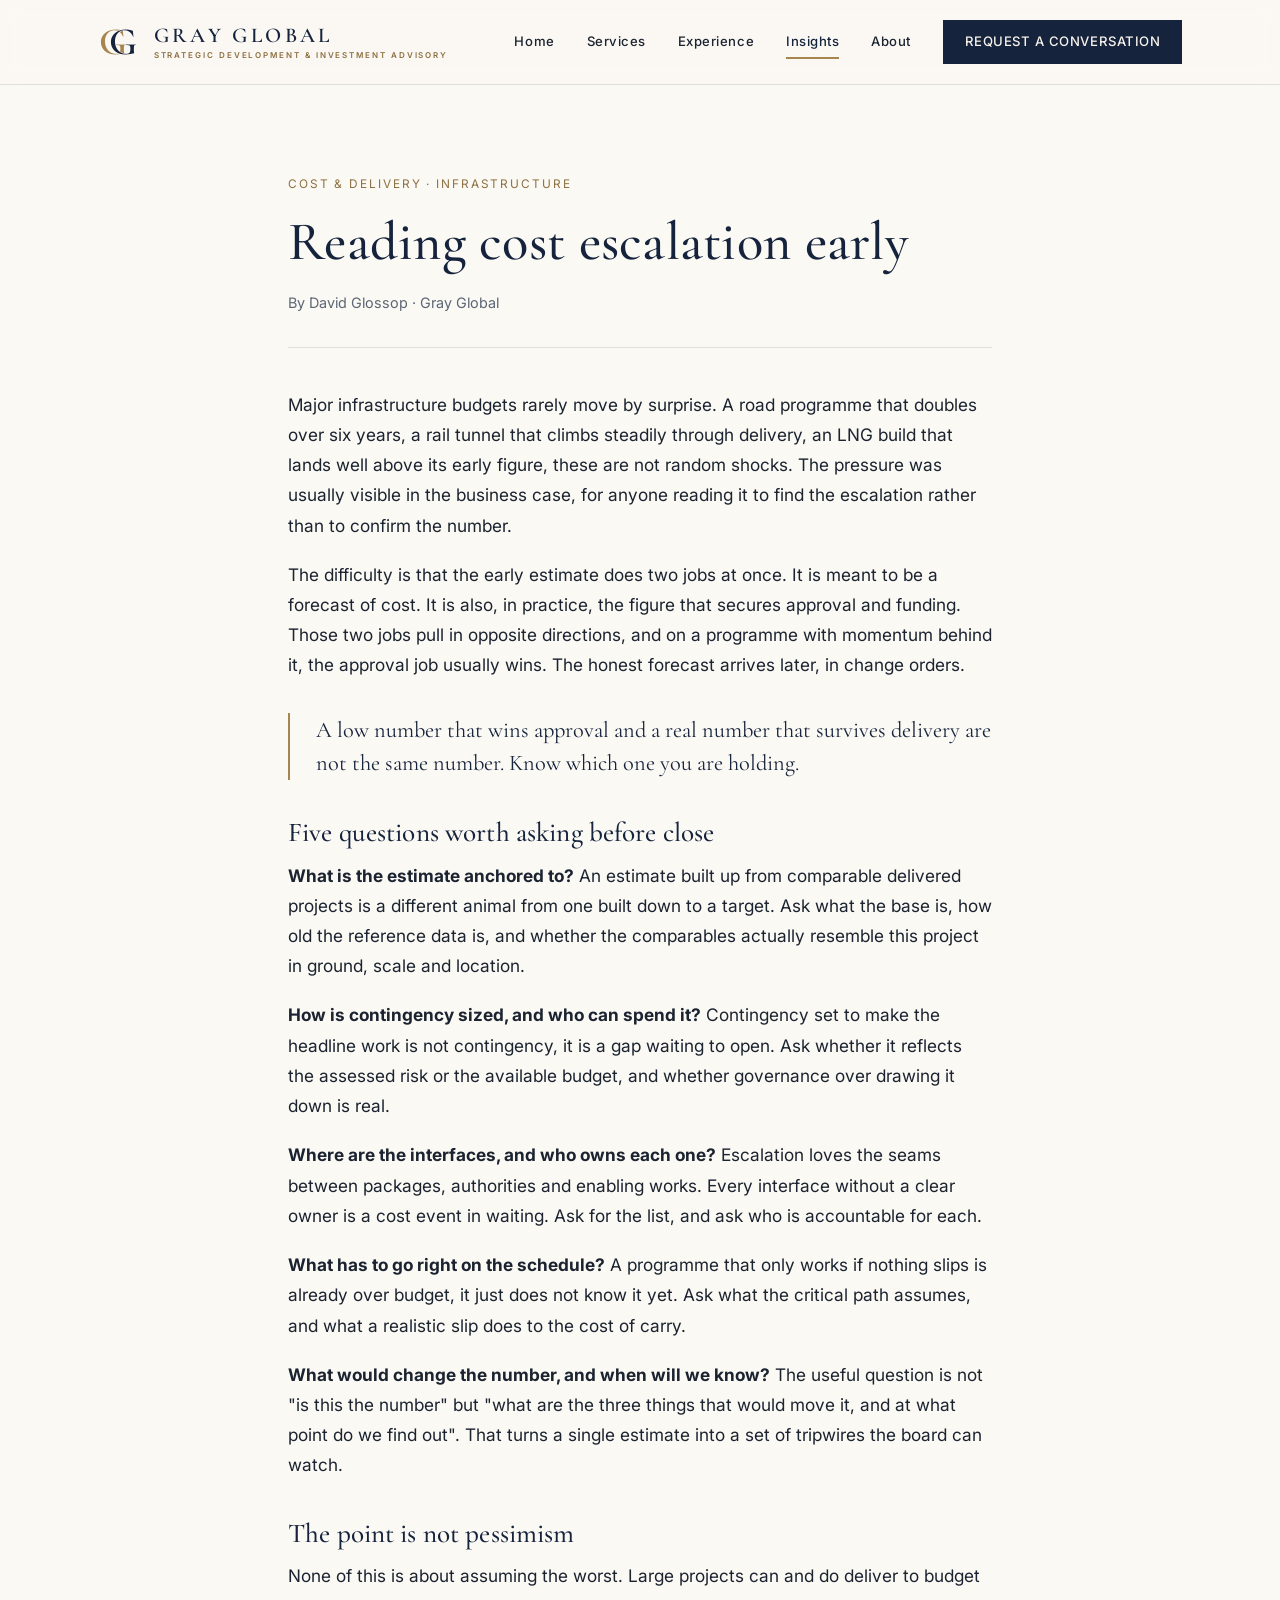
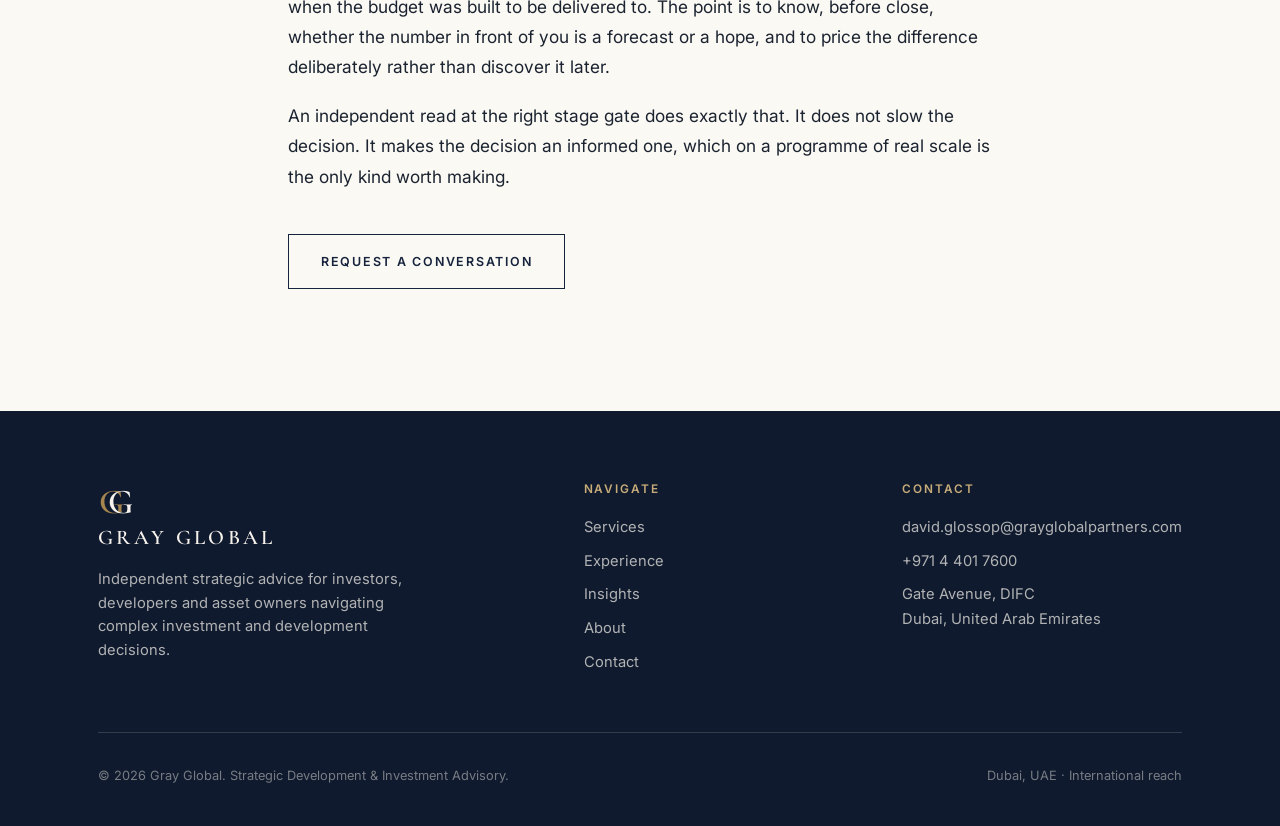
<file: public/insight-cost-escalation.html>
<!DOCTYPE html>
<html lang="en">
<head>
<meta charset="utf-8">
<meta name="viewport" content="width=device-width, initial-scale=1">
<title>Reading cost escalation early — Gray Global</title>
<meta name="description" content="Mega-project budgets rarely move by surprise. Five questions a board should ask between feasibility and financial close.">
<link rel="icon" href="img/favicon.svg" type="image/svg+xml">
<link rel="preconnect" href="https://fonts.googleapis.com">
<link rel="preconnect" href="https://fonts.gstatic.com" crossorigin>
<link href="https://fonts.googleapis.com/css2?family=Cormorant+Garamond:wght@400;500;600&family=Inter:wght@300;400;500;600&display=swap" rel="stylesheet">
<link rel="stylesheet" href="css/style.css">
</head>
<body>

<header class="site-header">
  <div class="wrap">
    <a class="brand" href="index.html" aria-label="Gray Global home">
      <svg class="mark" viewBox="0 0 48 48" aria-hidden="true">
        <text x="1" y="38" font-size="44" font-weight="600" fill="#a6854f" style="font-family:var(--serif)">G</text>
        <text x="13" y="38" font-size="44" font-weight="600" fill="#16233c" stroke="#fbf9f4" stroke-width="1.1" paint-order="stroke" style="font-family:var(--serif)">G</text>
      </svg>
      <span class="word"><span class="name">GRAY GLOBAL</span><span class="sub">Strategic Development &amp; Investment Advisory</span></span>
    </a>
    <button class="nav-toggle" aria-label="Menu" onclick="document.getElementById('nav').classList.toggle('open')"><span></span><span></span><span></span></button>
    <nav class="nav" id="nav">
      <a href="index.html">Home</a>
      <a href="services.html">Services</a>
      <a href="experience.html">Experience</a>
      <a href="insights.html" class="active">Insights</a>
      <a href="about.html">About</a>
      <a href="contact.html" class="btn solid">Request a conversation</a>
    </nav>
  </div>
</header>

<section style="padding-top:clamp(4rem,7vw,6rem)">
  <div class="wrap">
    <article class="article">
      <div class="kicker">Cost &amp; delivery · Infrastructure</div>
      <h1>Reading cost escalation early</h1>
      <div class="byline">By David Glossop · Gray Global</div>

      <p>Major infrastructure budgets rarely move by surprise. A road programme that doubles over six years, a rail tunnel that climbs steadily through delivery, an LNG build that lands well above its early figure, these are not random shocks. The pressure was usually visible in the business case, for anyone reading it to find the escalation rather than to confirm the number.</p>

      <p>The difficulty is that the early estimate does two jobs at once. It is meant to be a forecast of cost. It is also, in practice, the figure that secures approval and funding. Those two jobs pull in opposite directions, and on a programme with momentum behind it, the approval job usually wins. The honest forecast arrives later, in change orders.</p>

      <blockquote>A low number that wins approval and a real number that survives delivery are not the same number. Know which one you are holding.</blockquote>

      <h2>Five questions worth asking before close</h2>

      <p><strong>What is the estimate anchored to?</strong> An estimate built up from comparable delivered projects is a different animal from one built down to a target. Ask what the base is, how old the reference data is, and whether the comparables actually resemble this project in ground, scale and location.</p>

      <p><strong>How is contingency sized, and who can spend it?</strong> Contingency set to make the headline work is not contingency, it is a gap waiting to open. Ask whether it reflects the assessed risk or the available budget, and whether governance over drawing it down is real.</p>

      <p><strong>Where are the interfaces, and who owns each one?</strong> Escalation loves the seams between packages, authorities and enabling works. Every interface without a clear owner is a cost event in waiting. Ask for the list, and ask who is accountable for each.</p>

      <p><strong>What has to go right on the schedule?</strong> A programme that only works if nothing slips is already over budget, it just does not know it yet. Ask what the critical path assumes, and what a realistic slip does to the cost of carry.</p>

      <p><strong>What would change the number, and when will we know?</strong> The useful question is not "is this the number" but "what are the three things that would move it, and at what point do we find out". That turns a single estimate into a set of tripwires the board can watch.</p>

      <h2>The point is not pessimism</h2>
      <p>None of this is about assuming the worst. Large projects can and do deliver to budget when the budget was built to be delivered to. The point is to know, before close, whether the number in front of you is a forecast or a hope, and to price the difference deliberately rather than discover it later.</p>

      <p>An independent read at the right stage gate does exactly that. It does not slow the decision. It makes the decision an informed one, which on a programme of real scale is the only kind worth making.</p>

      <p style="margin-top:2.6rem"><a href="contact.html" class="btn">Request a conversation</a></p>
    </article>
  </div>
</section>

<footer class="site-footer">
  <div class="wrap">
    <div class="top">
      <div>
        <a class="brand" href="index.html" style="gap:0.7rem">
          <svg class="mark" viewBox="0 0 48 48" aria-hidden="true" style="width:38px;height:38px">
            <text x="1" y="38" font-size="44" font-weight="600" fill="#a6854f" style="font-family:var(--serif)">G</text>
            <text x="13" y="38" font-size="44" font-weight="600" fill="#f7f3ec" style="font-family:var(--serif)">G</text>
          </svg>
          <span class="word"><span class="name" style="color:#f7f3ec;font-family:var(--serif);font-size:1.3rem;letter-spacing:0.16em">GRAY GLOBAL</span></span>
        </a>
        <p class="blurb">Independent strategic advice for investors, developers and asset owners navigating complex investment and development decisions.</p>
      </div>
      <div><h4>Navigate</h4><a href="services.html">Services</a><a href="experience.html">Experience</a><a href="insights.html">Insights</a><a href="about.html">About</a><a href="contact.html">Contact</a></div>
      <div><h4>Contact</h4><a href="mailto:david.glossop@grayglobalpartners.com">david.glossop@grayglobalpartners.com</a><a href="tel:+97144017600">+971 4 401 7600</a><span style="display:block;margin-top:0.6rem;color:rgba(247,243,236,0.7)">Gate Avenue, DIFC<br>Dubai, United Arab Emirates</span></div>
    </div>
    <div class="bottom"><span>© 2026 Gray Global. Strategic Development &amp; Investment Advisory.</span><span>Dubai, UAE · International reach</span></div>
  </div>
</footer>

</body>
</html>
</file>
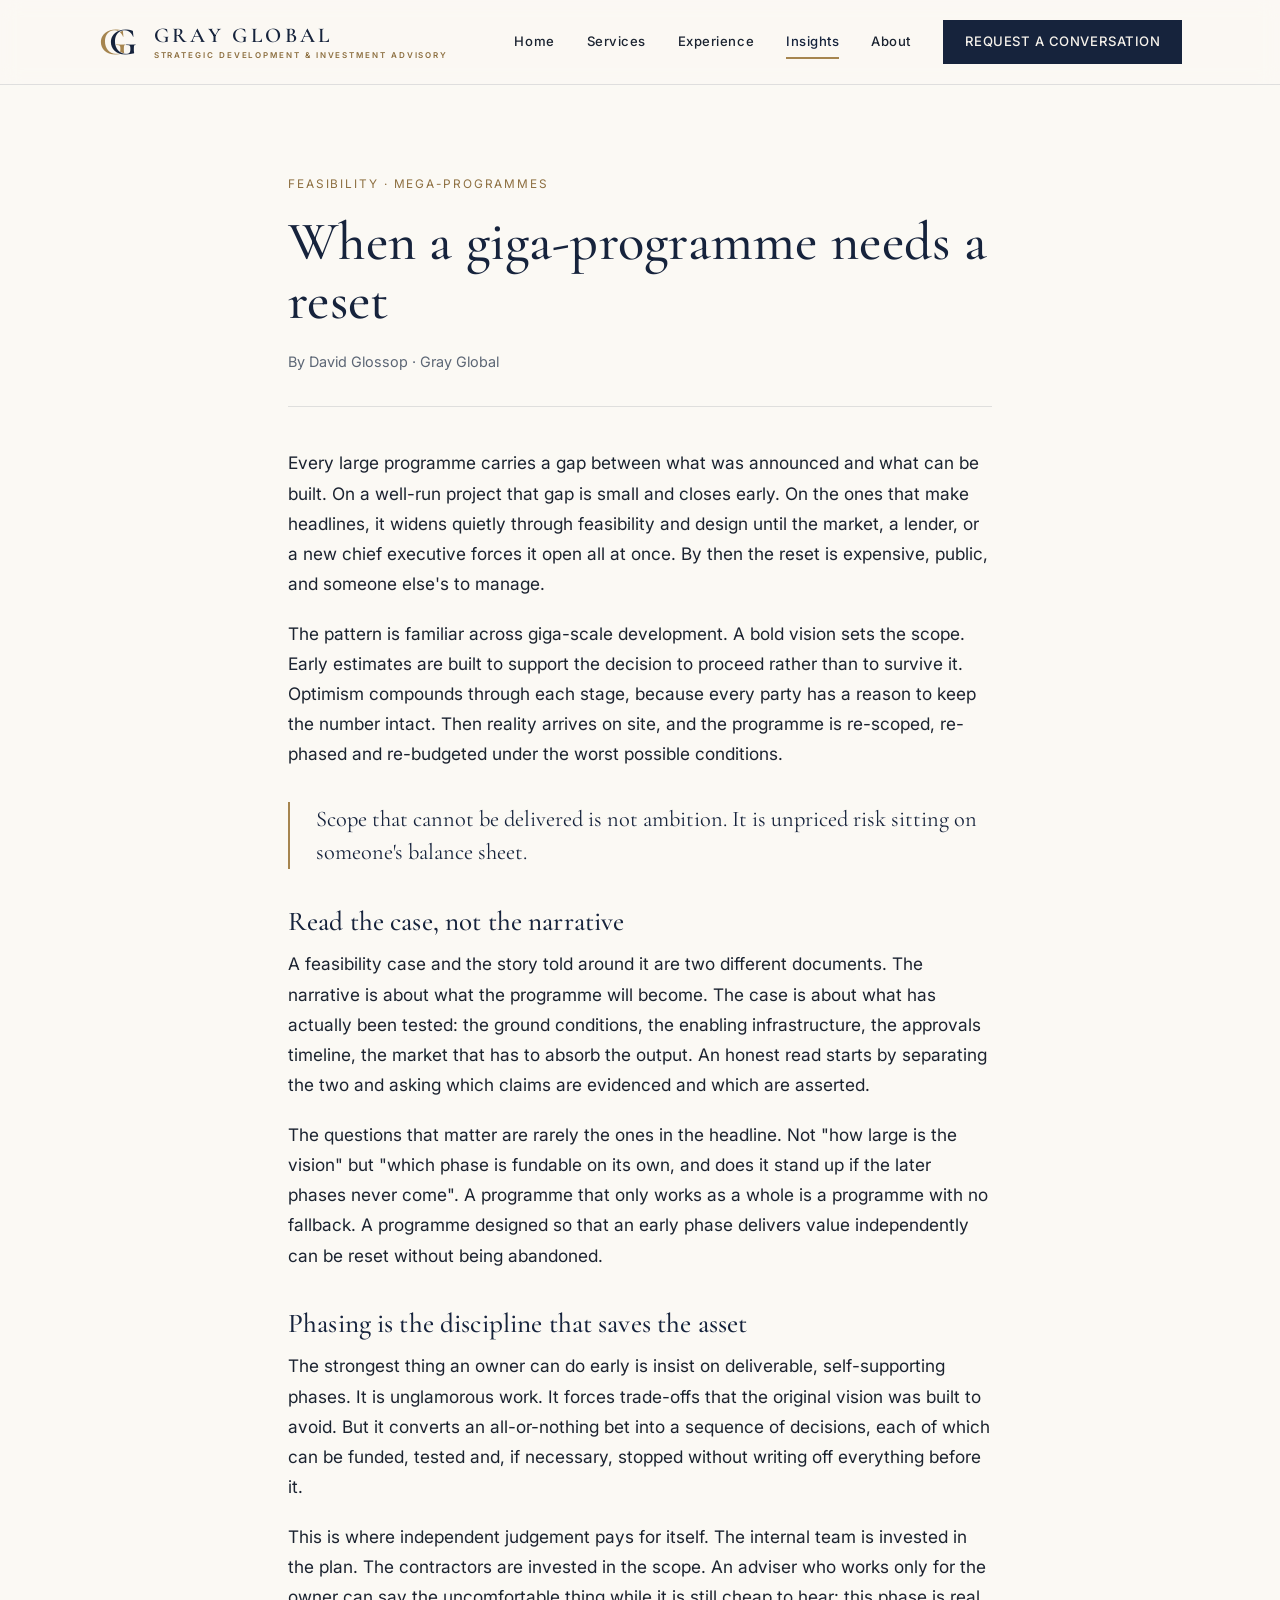
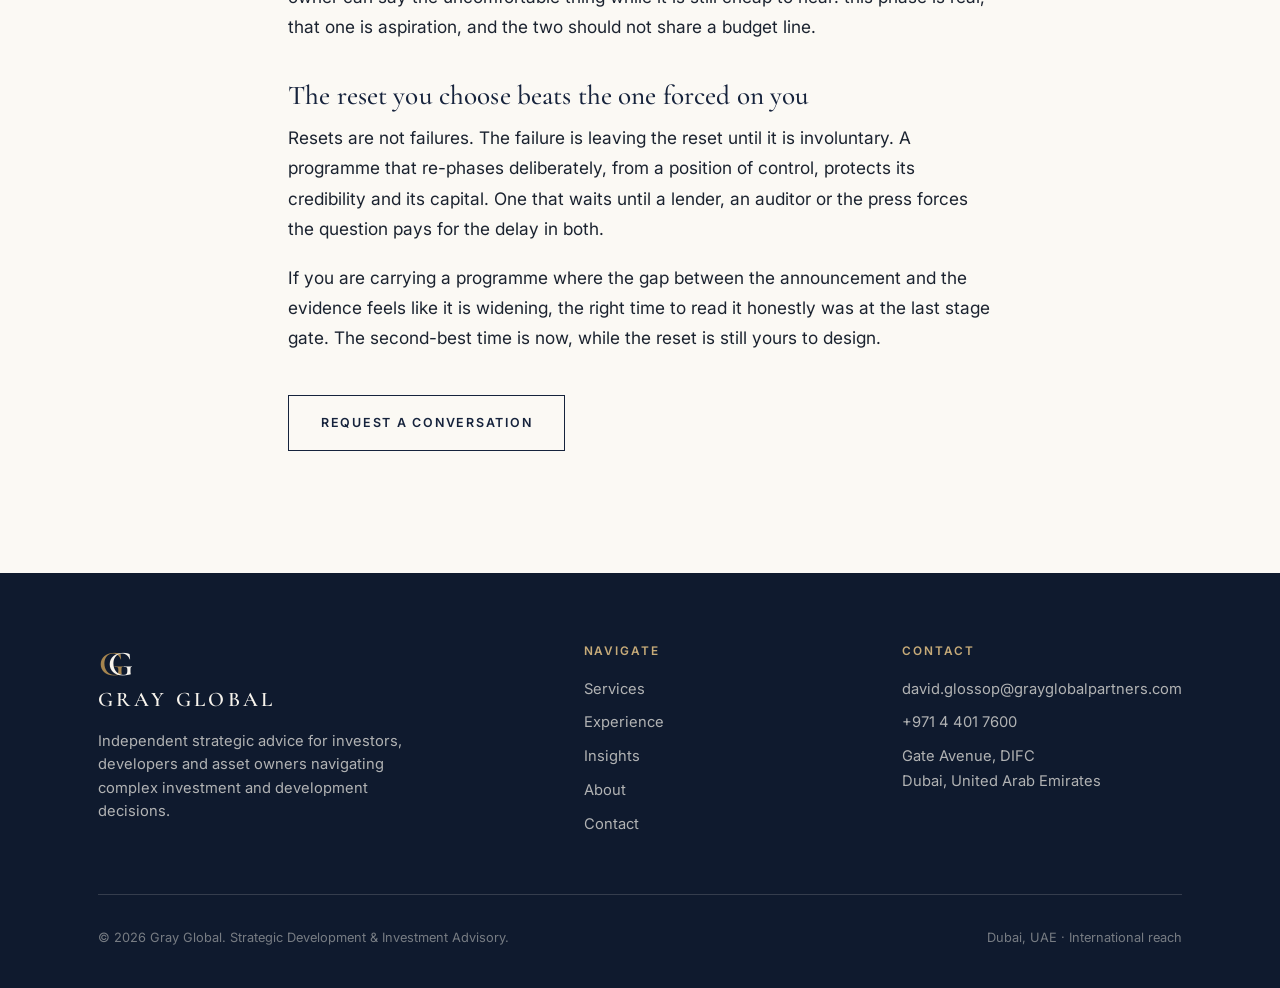
<file: public/insight-feasibility-reset.html>
<!DOCTYPE html>
<html lang="en">
<head>
<meta charset="utf-8">
<meta name="viewport" content="width=device-width, initial-scale=1">
<title>When a giga-programme needs a reset — Gray Global</title>
<meta name="description" content="Scope that cannot be delivered is unpriced risk. How to read a feasibility case honestly before the market reads it for you.">
<link rel="icon" href="img/favicon.svg" type="image/svg+xml">
<link rel="preconnect" href="https://fonts.googleapis.com">
<link rel="preconnect" href="https://fonts.gstatic.com" crossorigin>
<link href="https://fonts.googleapis.com/css2?family=Cormorant+Garamond:wght@400;500;600&family=Inter:wght@300;400;500;600&display=swap" rel="stylesheet">
<link rel="stylesheet" href="css/style.css">
</head>
<body>

<header class="site-header">
  <div class="wrap">
    <a class="brand" href="index.html" aria-label="Gray Global home">
      <svg class="mark" viewBox="0 0 48 48" aria-hidden="true">
        <text x="1" y="38" font-size="44" font-weight="600" fill="#a6854f" style="font-family:var(--serif)">G</text>
        <text x="13" y="38" font-size="44" font-weight="600" fill="#16233c" stroke="#fbf9f4" stroke-width="1.1" paint-order="stroke" style="font-family:var(--serif)">G</text>
      </svg>
      <span class="word"><span class="name">GRAY GLOBAL</span><span class="sub">Strategic Development &amp; Investment Advisory</span></span>
    </a>
    <button class="nav-toggle" aria-label="Menu" onclick="document.getElementById('nav').classList.toggle('open')"><span></span><span></span><span></span></button>
    <nav class="nav" id="nav">
      <a href="index.html">Home</a>
      <a href="services.html">Services</a>
      <a href="experience.html">Experience</a>
      <a href="insights.html" class="active">Insights</a>
      <a href="about.html">About</a>
      <a href="contact.html" class="btn solid">Request a conversation</a>
    </nav>
  </div>
</header>

<section style="padding-top:clamp(4rem,7vw,6rem)">
  <div class="wrap">
    <article class="article">
      <div class="kicker">Feasibility · Mega-programmes</div>
      <h1>When a giga-programme needs a reset</h1>
      <div class="byline">By David Glossop · Gray Global</div>

      <p>Every large programme carries a gap between what was announced and what can be built. On a well-run project that gap is small and closes early. On the ones that make headlines, it widens quietly through feasibility and design until the market, a lender, or a new chief executive forces it open all at once. By then the reset is expensive, public, and someone else's to manage.</p>

      <p>The pattern is familiar across giga-scale development. A bold vision sets the scope. Early estimates are built to support the decision to proceed rather than to survive it. Optimism compounds through each stage, because every party has a reason to keep the number intact. Then reality arrives on site, and the programme is re-scoped, re-phased and re-budgeted under the worst possible conditions.</p>

      <blockquote>Scope that cannot be delivered is not ambition. It is unpriced risk sitting on someone's balance sheet.</blockquote>

      <h2>Read the case, not the narrative</h2>
      <p>A feasibility case and the story told around it are two different documents. The narrative is about what the programme will become. The case is about what has actually been tested: the ground conditions, the enabling infrastructure, the approvals timeline, the market that has to absorb the output. An honest read starts by separating the two and asking which claims are evidenced and which are asserted.</p>

      <p>The questions that matter are rarely the ones in the headline. Not "how large is the vision" but "which phase is fundable on its own, and does it stand up if the later phases never come". A programme that only works as a whole is a programme with no fallback. A programme designed so that an early phase delivers value independently can be reset without being abandoned.</p>

      <h2>Phasing is the discipline that saves the asset</h2>
      <p>The strongest thing an owner can do early is insist on deliverable, self-supporting phases. It is unglamorous work. It forces trade-offs that the original vision was built to avoid. But it converts an all-or-nothing bet into a sequence of decisions, each of which can be funded, tested and, if necessary, stopped without writing off everything before it.</p>

      <p>This is where independent judgement pays for itself. The internal team is invested in the plan. The contractors are invested in the scope. An adviser who works only for the owner can say the uncomfortable thing while it is still cheap to hear: this phase is real, that one is aspiration, and the two should not share a budget line.</p>

      <h2>The reset you choose beats the one forced on you</h2>
      <p>Resets are not failures. The failure is leaving the reset until it is involuntary. A programme that re-phases deliberately, from a position of control, protects its credibility and its capital. One that waits until a lender, an auditor or the press forces the question pays for the delay in both.</p>

      <p>If you are carrying a programme where the gap between the announcement and the evidence feels like it is widening, the right time to read it honestly was at the last stage gate. The second-best time is now, while the reset is still yours to design.</p>

      <p style="margin-top:2.6rem"><a href="contact.html" class="btn">Request a conversation</a></p>
    </article>
  </div>
</section>

<footer class="site-footer">
  <div class="wrap">
    <div class="top">
      <div>
        <a class="brand" href="index.html" style="gap:0.7rem">
          <svg class="mark" viewBox="0 0 48 48" aria-hidden="true" style="width:38px;height:38px">
            <text x="1" y="38" font-size="44" font-weight="600" fill="#a6854f" style="font-family:var(--serif)">G</text>
            <text x="13" y="38" font-size="44" font-weight="600" fill="#f7f3ec" style="font-family:var(--serif)">G</text>
          </svg>
          <span class="word"><span class="name" style="color:#f7f3ec;font-family:var(--serif);font-size:1.3rem;letter-spacing:0.16em">GRAY GLOBAL</span></span>
        </a>
        <p class="blurb">Independent strategic advice for investors, developers and asset owners navigating complex investment and development decisions.</p>
      </div>
      <div><h4>Navigate</h4><a href="services.html">Services</a><a href="experience.html">Experience</a><a href="insights.html">Insights</a><a href="about.html">About</a><a href="contact.html">Contact</a></div>
      <div><h4>Contact</h4><a href="mailto:david.glossop@grayglobalpartners.com">david.glossop@grayglobalpartners.com</a><a href="tel:+97144017600">+971 4 401 7600</a><span style="display:block;margin-top:0.6rem;color:rgba(247,243,236,0.7)">Gate Avenue, DIFC<br>Dubai, United Arab Emirates</span></div>
    </div>
    <div class="bottom"><span>© 2026 Gray Global. Strategic Development &amp; Investment Advisory.</span><span>Dubai, UAE · International reach</span></div>
  </div>
</footer>

</body>
</html>
</file>
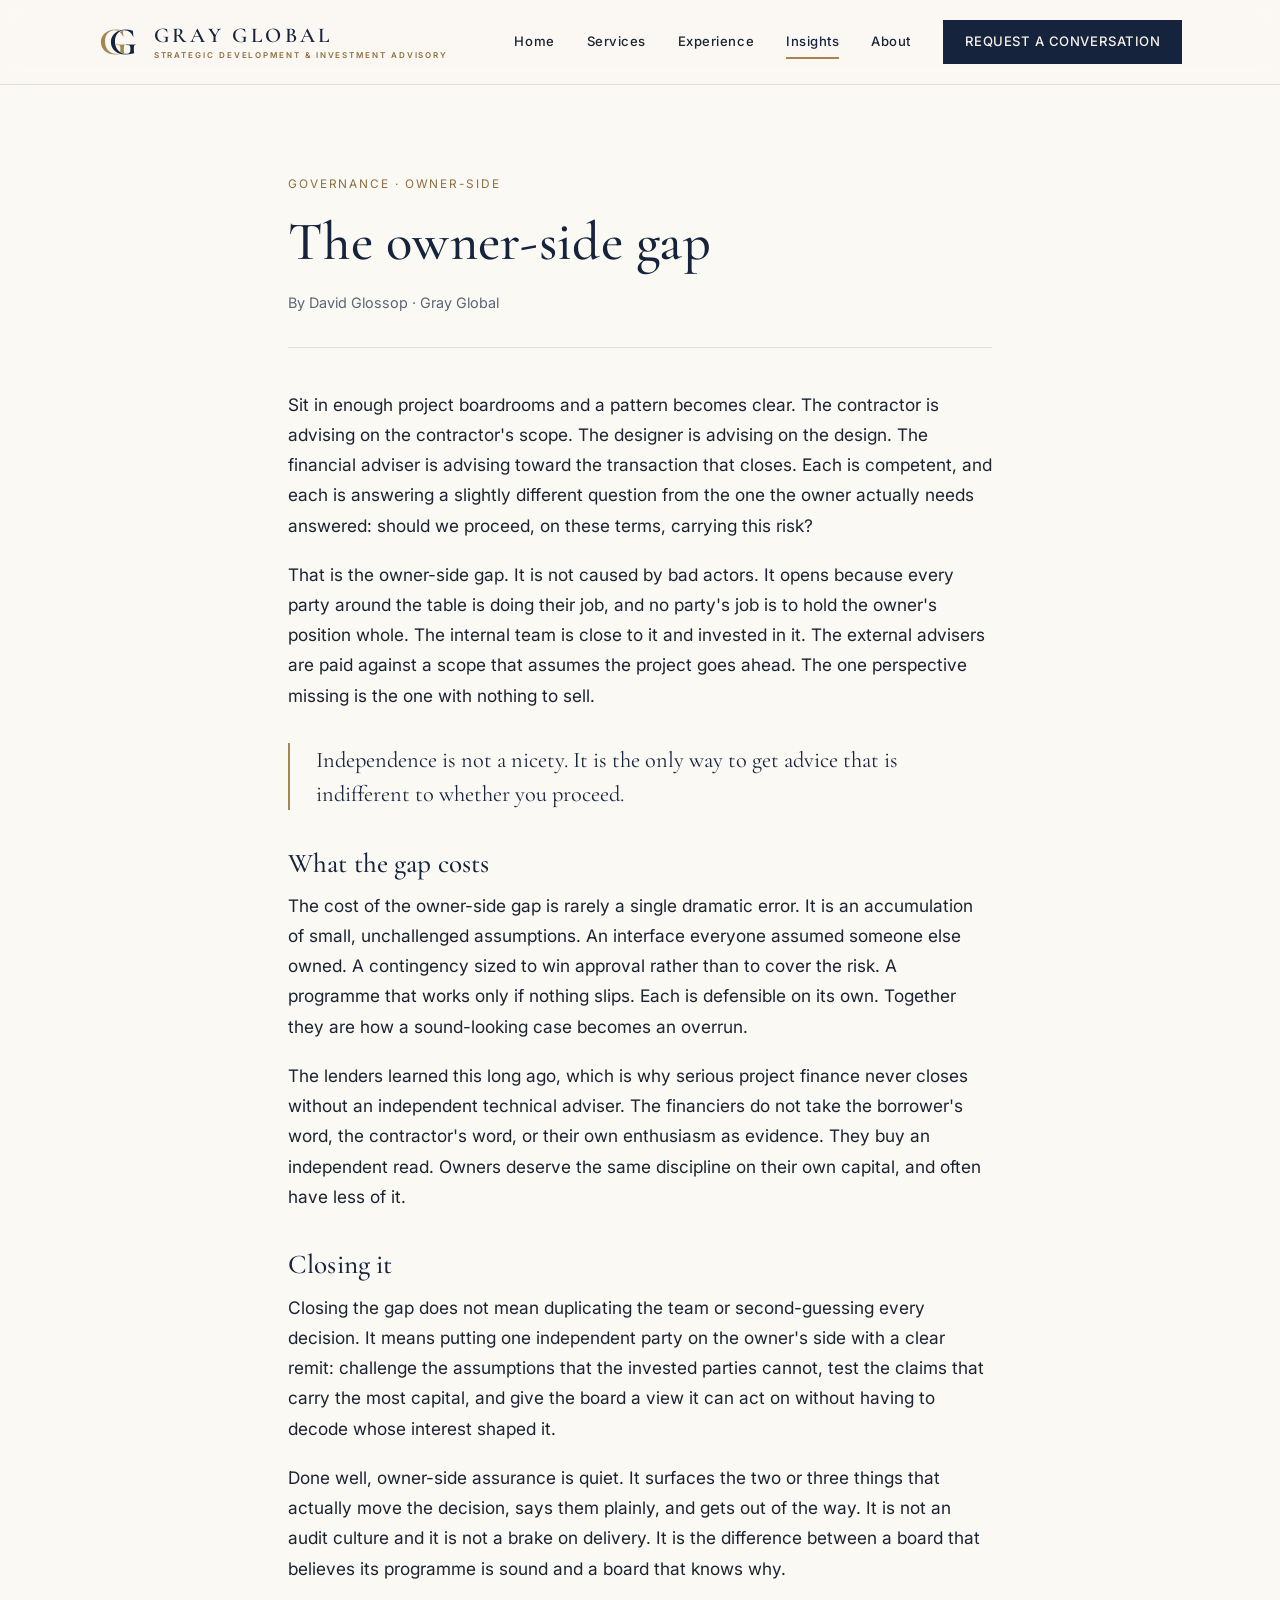
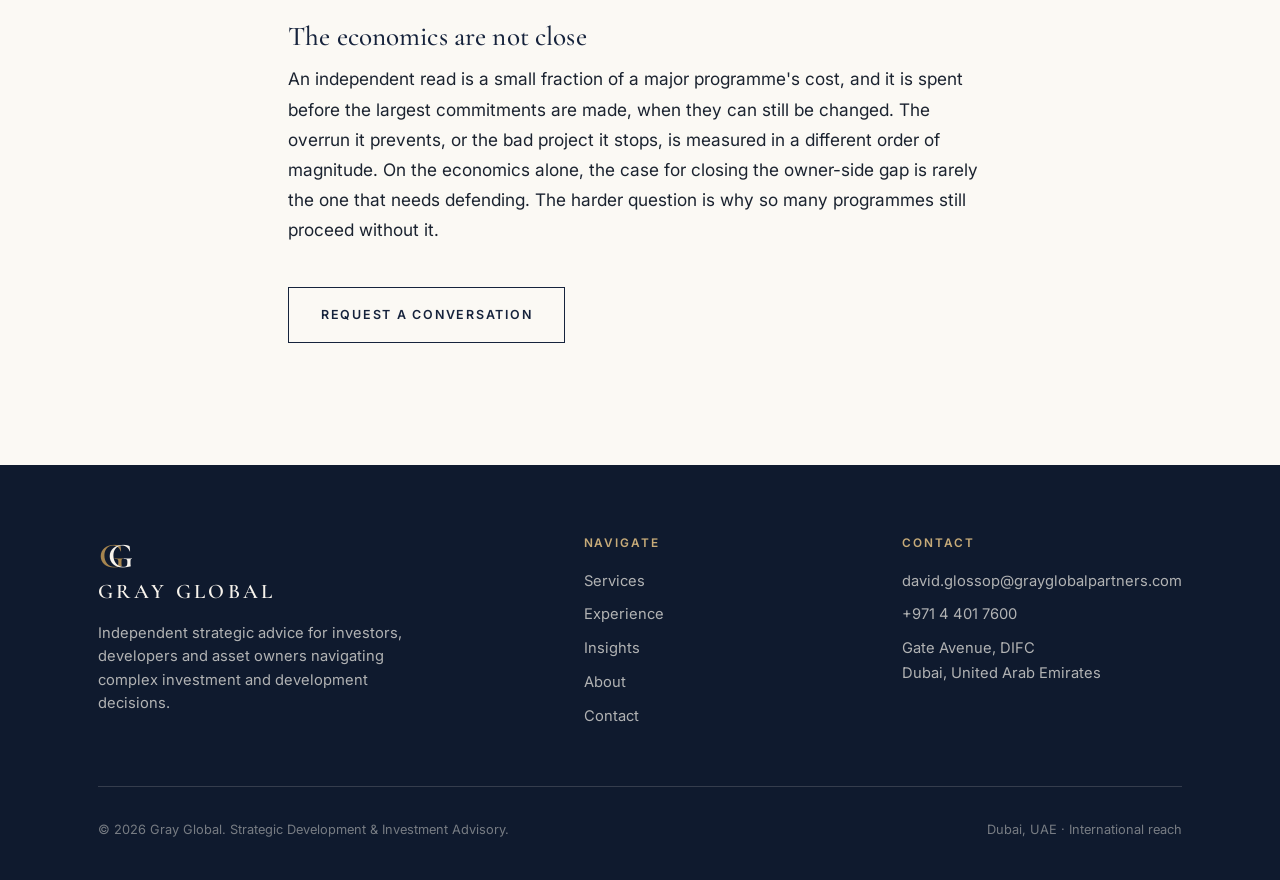
<file: public/insight-owner-side-gap.html>
<!DOCTYPE html>
<html lang="en">
<head>
<meta charset="utf-8">
<meta name="viewport" content="width=device-width, initial-scale=1">
<title>The owner-side gap — Gray Global</title>
<meta name="description" content="When every voice in the room has something to sell, independent assurance earns its fee long before financial close.">
<link rel="icon" href="img/favicon.svg" type="image/svg+xml">
<link rel="preconnect" href="https://fonts.googleapis.com">
<link rel="preconnect" href="https://fonts.gstatic.com" crossorigin>
<link href="https://fonts.googleapis.com/css2?family=Cormorant+Garamond:wght@400;500;600&family=Inter:wght@300;400;500;600&display=swap" rel="stylesheet">
<link rel="stylesheet" href="css/style.css">
</head>
<body>

<header class="site-header">
  <div class="wrap">
    <a class="brand" href="index.html" aria-label="Gray Global home">
      <svg class="mark" viewBox="0 0 48 48" aria-hidden="true">
        <text x="1" y="38" font-size="44" font-weight="600" fill="#a6854f" style="font-family:var(--serif)">G</text>
        <text x="13" y="38" font-size="44" font-weight="600" fill="#16233c" stroke="#fbf9f4" stroke-width="1.1" paint-order="stroke" style="font-family:var(--serif)">G</text>
      </svg>
      <span class="word"><span class="name">GRAY GLOBAL</span><span class="sub">Strategic Development &amp; Investment Advisory</span></span>
    </a>
    <button class="nav-toggle" aria-label="Menu" onclick="document.getElementById('nav').classList.toggle('open')"><span></span><span></span><span></span></button>
    <nav class="nav" id="nav">
      <a href="index.html">Home</a>
      <a href="services.html">Services</a>
      <a href="experience.html">Experience</a>
      <a href="insights.html" class="active">Insights</a>
      <a href="about.html">About</a>
      <a href="contact.html" class="btn solid">Request a conversation</a>
    </nav>
  </div>
</header>

<section style="padding-top:clamp(4rem,7vw,6rem)">
  <div class="wrap">
    <article class="article">
      <div class="kicker">Governance · Owner-side</div>
      <h1>The owner-side gap</h1>
      <div class="byline">By David Glossop · Gray Global</div>

      <p>Sit in enough project boardrooms and a pattern becomes clear. The contractor is advising on the contractor's scope. The designer is advising on the design. The financial adviser is advising toward the transaction that closes. Each is competent, and each is answering a slightly different question from the one the owner actually needs answered: should we proceed, on these terms, carrying this risk?</p>

      <p>That is the owner-side gap. It is not caused by bad actors. It opens because every party around the table is doing their job, and no party's job is to hold the owner's position whole. The internal team is close to it and invested in it. The external advisers are paid against a scope that assumes the project goes ahead. The one perspective missing is the one with nothing to sell.</p>

      <blockquote>Independence is not a nicety. It is the only way to get advice that is indifferent to whether you proceed.</blockquote>

      <h2>What the gap costs</h2>
      <p>The cost of the owner-side gap is rarely a single dramatic error. It is an accumulation of small, unchallenged assumptions. An interface everyone assumed someone else owned. A contingency sized to win approval rather than to cover the risk. A programme that works only if nothing slips. Each is defensible on its own. Together they are how a sound-looking case becomes an overrun.</p>

      <p>The lenders learned this long ago, which is why serious project finance never closes without an independent technical adviser. The financiers do not take the borrower's word, the contractor's word, or their own enthusiasm as evidence. They buy an independent read. Owners deserve the same discipline on their own capital, and often have less of it.</p>

      <h2>Closing it</h2>
      <p>Closing the gap does not mean duplicating the team or second-guessing every decision. It means putting one independent party on the owner's side with a clear remit: challenge the assumptions that the invested parties cannot, test the claims that carry the most capital, and give the board a view it can act on without having to decode whose interest shaped it.</p>

      <p>Done well, owner-side assurance is quiet. It surfaces the two or three things that actually move the decision, says them plainly, and gets out of the way. It is not an audit culture and it is not a brake on delivery. It is the difference between a board that believes its programme is sound and a board that knows why.</p>

      <h2>The economics are not close</h2>
      <p>An independent read is a small fraction of a major programme's cost, and it is spent before the largest commitments are made, when they can still be changed. The overrun it prevents, or the bad project it stops, is measured in a different order of magnitude. On the economics alone, the case for closing the owner-side gap is rarely the one that needs defending. The harder question is why so many programmes still proceed without it.</p>

      <p style="margin-top:2.6rem"><a href="contact.html" class="btn">Request a conversation</a></p>
    </article>
  </div>
</section>

<footer class="site-footer">
  <div class="wrap">
    <div class="top">
      <div>
        <a class="brand" href="index.html" style="gap:0.7rem">
          <svg class="mark" viewBox="0 0 48 48" aria-hidden="true" style="width:38px;height:38px">
            <text x="1" y="38" font-size="44" font-weight="600" fill="#a6854f" style="font-family:var(--serif)">G</text>
            <text x="13" y="38" font-size="44" font-weight="600" fill="#f7f3ec" style="font-family:var(--serif)">G</text>
          </svg>
          <span class="word"><span class="name" style="color:#f7f3ec;font-family:var(--serif);font-size:1.3rem;letter-spacing:0.16em">GRAY GLOBAL</span></span>
        </a>
        <p class="blurb">Independent strategic advice for investors, developers and asset owners navigating complex investment and development decisions.</p>
      </div>
      <div><h4>Navigate</h4><a href="services.html">Services</a><a href="experience.html">Experience</a><a href="insights.html">Insights</a><a href="about.html">About</a><a href="contact.html">Contact</a></div>
      <div><h4>Contact</h4><a href="mailto:david.glossop@grayglobalpartners.com">david.glossop@grayglobalpartners.com</a><a href="tel:+97144017600">+971 4 401 7600</a><span style="display:block;margin-top:0.6rem;color:rgba(247,243,236,0.7)">Gate Avenue, DIFC<br>Dubai, United Arab Emirates</span></div>
    </div>
    <div class="bottom"><span>© 2026 Gray Global. Strategic Development &amp; Investment Advisory.</span><span>Dubai, UAE · International reach</span></div>
  </div>
</footer>

</body>
</html>
</file>
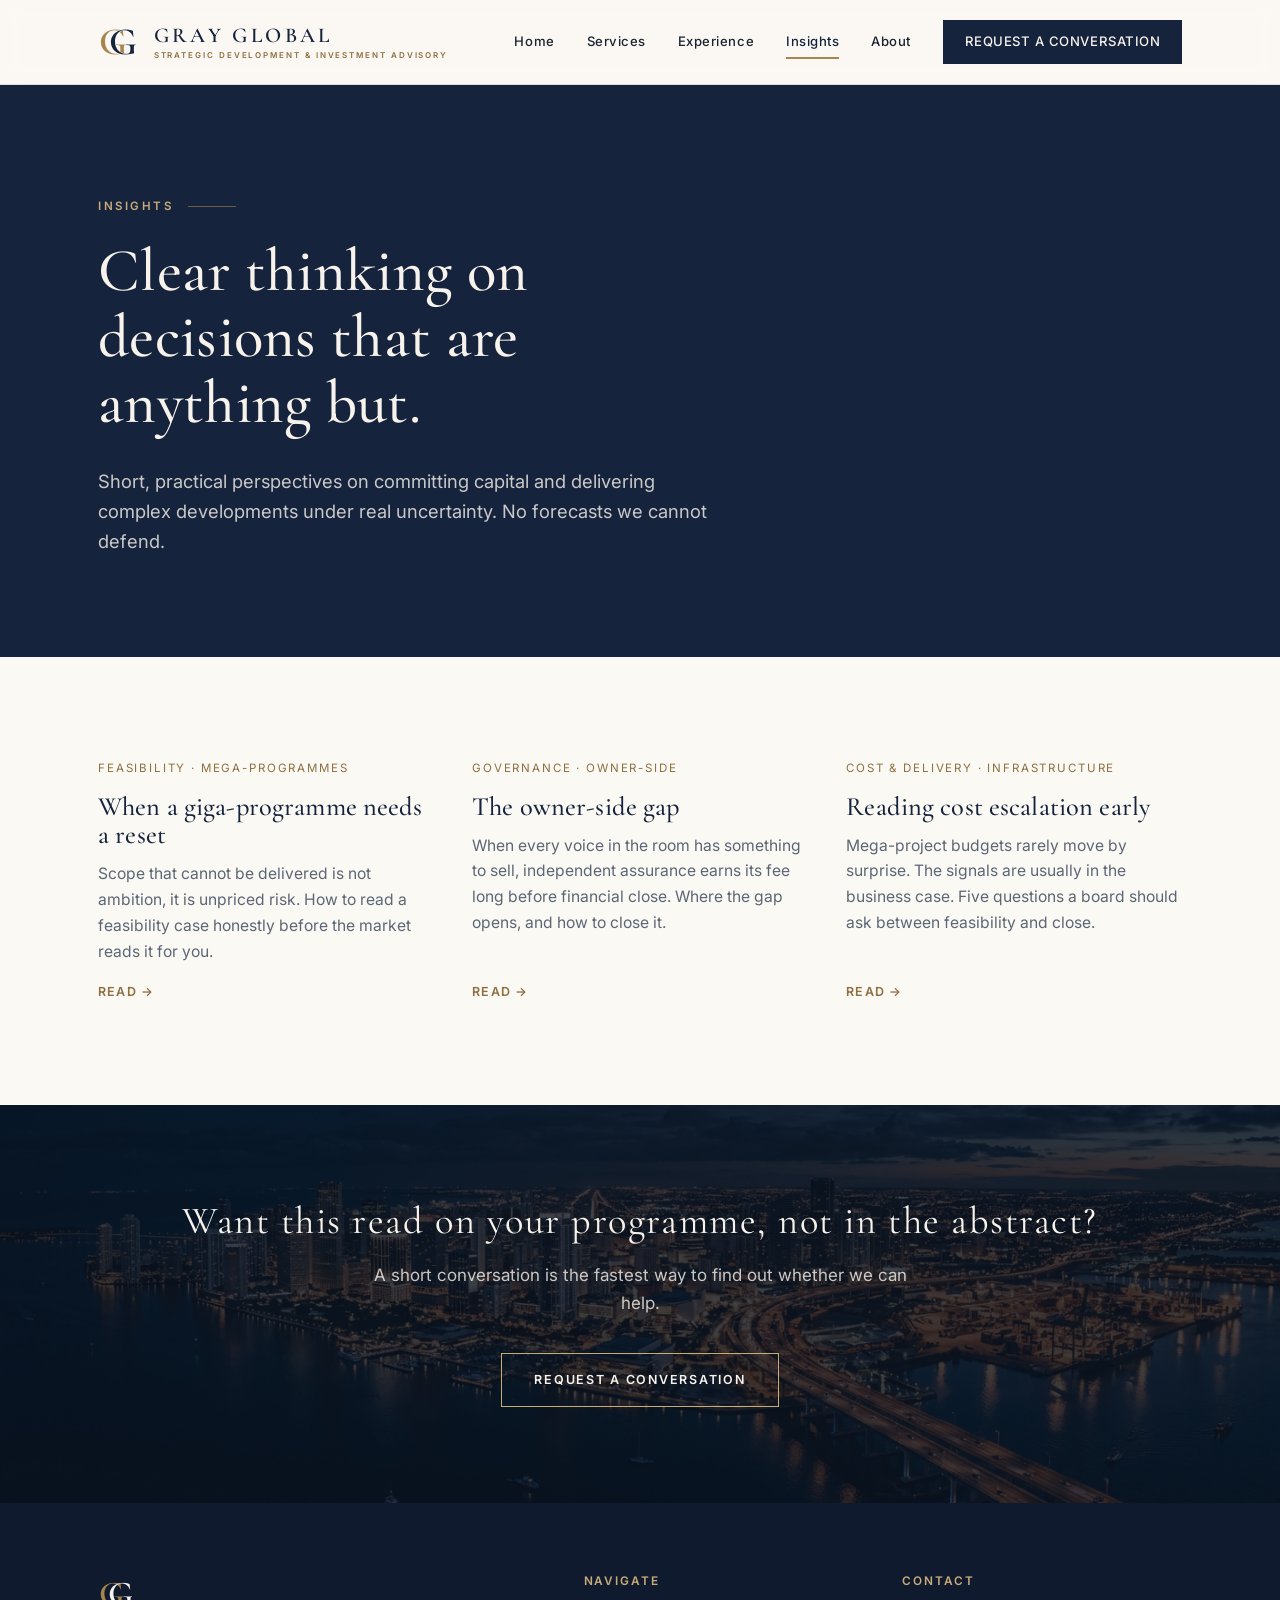
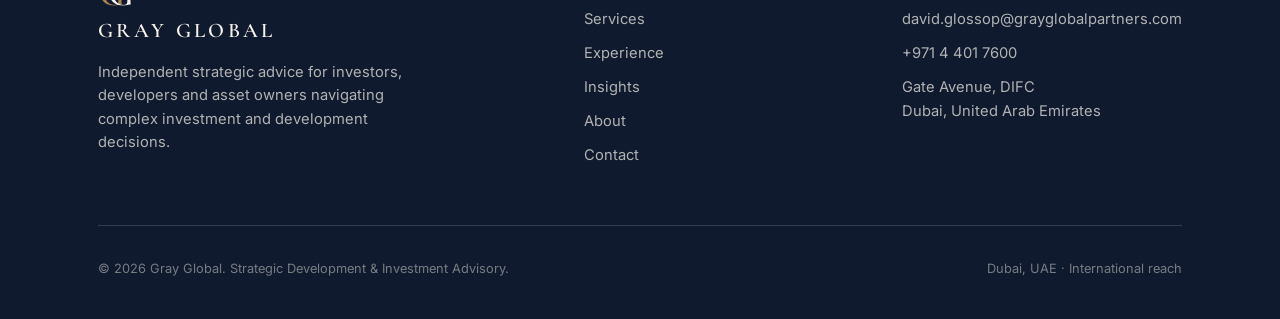
<file: public/insights.html>
<!DOCTYPE html>
<html lang="en">
<head>
<meta charset="utf-8">
<meta name="viewport" content="width=device-width, initial-scale=1">
<title>Insights — Gray Global</title>
<meta name="description" content="Perspectives on development and investment under uncertainty: feasibility realism, owner-side assurance, and cost discipline on major programmes.">
<link rel="icon" href="img/favicon.svg" type="image/svg+xml">
<link rel="preconnect" href="https://fonts.googleapis.com">
<link rel="preconnect" href="https://fonts.gstatic.com" crossorigin>
<link href="https://fonts.googleapis.com/css2?family=Cormorant+Garamond:wght@400;500;600&family=Inter:wght@300;400;500;600&display=swap" rel="stylesheet">
<link rel="stylesheet" href="css/style.css">
</head>
<body>

<header class="site-header">
  <div class="wrap">
    <a class="brand" href="index.html" aria-label="Gray Global home">
      <svg class="mark" viewBox="0 0 48 48" aria-hidden="true">
        <text x="1" y="38" font-size="44" font-weight="600" fill="#a6854f" style="font-family:var(--serif)">G</text>
        <text x="13" y="38" font-size="44" font-weight="600" fill="#16233c" stroke="#fbf9f4" stroke-width="1.1" paint-order="stroke" style="font-family:var(--serif)">G</text>
      </svg>
      <span class="word"><span class="name">GRAY GLOBAL</span><span class="sub">Strategic Development &amp; Investment Advisory</span></span>
    </a>
    <button class="nav-toggle" aria-label="Menu" onclick="document.getElementById('nav').classList.toggle('open')"><span></span><span></span><span></span></button>
    <nav class="nav" id="nav">
      <a href="index.html">Home</a>
      <a href="services.html">Services</a>
      <a href="experience.html">Experience</a>
      <a href="insights.html" class="active">Insights</a>
      <a href="about.html">About</a>
      <a href="contact.html" class="btn solid">Request a conversation</a>
    </nav>
  </div>
</header>

<section class="bg-navy" style="padding:clamp(5rem,9vw,7rem) 0 clamp(4rem,7vw,5rem)">
  <div class="wrap">
    <p class="eyebrow light">Insights</p>
    <h1 style="color:var(--cream);font-size:clamp(2.4rem,5vw,3.8rem);max-width:18ch">Clear thinking on decisions that are anything but.</h1>
    <p style="max-width:52ch;color:rgba(247,243,236,0.8);font-size:1.15rem">Short, practical perspectives on committing capital and delivering complex developments under real uncertainty. No forecasts we cannot defend.</p>
  </div>
</section>

<section>
  <div class="wrap">
    <div class="posts">
      <article class="post">
        <div class="kicker">Feasibility · Mega-programmes</div>
        <h3><a href="insight-feasibility-reset.html">When a giga-programme needs a reset</a></h3>
        <p>Scope that cannot be delivered is not ambition, it is unpriced risk. How to read a feasibility case honestly before the market reads it for you.</p>
        <a class="read" href="insight-feasibility-reset.html">Read →</a>
      </article>
      <article class="post">
        <div class="kicker">Governance · Owner-side</div>
        <h3><a href="insight-owner-side-gap.html">The owner-side gap</a></h3>
        <p>When every voice in the room has something to sell, independent assurance earns its fee long before financial close. Where the gap opens, and how to close it.</p>
        <a class="read" href="insight-owner-side-gap.html">Read →</a>
      </article>
      <article class="post">
        <div class="kicker">Cost &amp; delivery · Infrastructure</div>
        <h3><a href="insight-cost-escalation.html">Reading cost escalation early</a></h3>
        <p>Mega-project budgets rarely move by surprise. The signals are usually in the business case. Five questions a board should ask between feasibility and close.</p>
        <a class="read" href="insight-cost-escalation.html">Read →</a>
      </article>
    </div>
  </div>
</section>

<section class="band" style="padding:clamp(4rem,8vw,6rem) 0">
  <div class="bg" style="background-image:url('img/band.jpg')"></div>
  <div class="wrap">
    <h2 style="font-size:clamp(1.6rem,3.5vw,2.4rem)">Want this read on your programme, not in the abstract?</h2>
    <p>A short conversation is the fastest way to find out whether we can help.</p>
    <a href="contact.html" class="btn light">Request a conversation</a>
  </div>
</section>

<footer class="site-footer">
  <div class="wrap">
    <div class="top">
      <div>
        <a class="brand" href="index.html" style="gap:0.7rem">
          <svg class="mark" viewBox="0 0 48 48" aria-hidden="true" style="width:38px;height:38px">
            <text x="1" y="38" font-size="44" font-weight="600" fill="#a6854f" style="font-family:var(--serif)">G</text>
            <text x="13" y="38" font-size="44" font-weight="600" fill="#f7f3ec" style="font-family:var(--serif)">G</text>
          </svg>
          <span class="word"><span class="name" style="color:#f7f3ec;font-family:var(--serif);font-size:1.3rem;letter-spacing:0.16em">GRAY GLOBAL</span></span>
        </a>
        <p class="blurb">Independent strategic advice for investors, developers and asset owners navigating complex investment and development decisions.</p>
      </div>
      <div><h4>Navigate</h4><a href="services.html">Services</a><a href="experience.html">Experience</a><a href="insights.html">Insights</a><a href="about.html">About</a><a href="contact.html">Contact</a></div>
      <div><h4>Contact</h4><a href="mailto:david.glossop@grayglobalpartners.com">david.glossop@grayglobalpartners.com</a><a href="tel:+97144017600">+971 4 401 7600</a><span style="display:block;margin-top:0.6rem;color:rgba(247,243,236,0.7)">Gate Avenue, DIFC<br>Dubai, United Arab Emirates</span></div>
    </div>
    <div class="bottom"><span>© 2026 Gray Global. Strategic Development &amp; Investment Advisory.</span><span>Dubai, UAE · International reach</span></div>
  </div>
</footer>

</body>
</html>
</file>
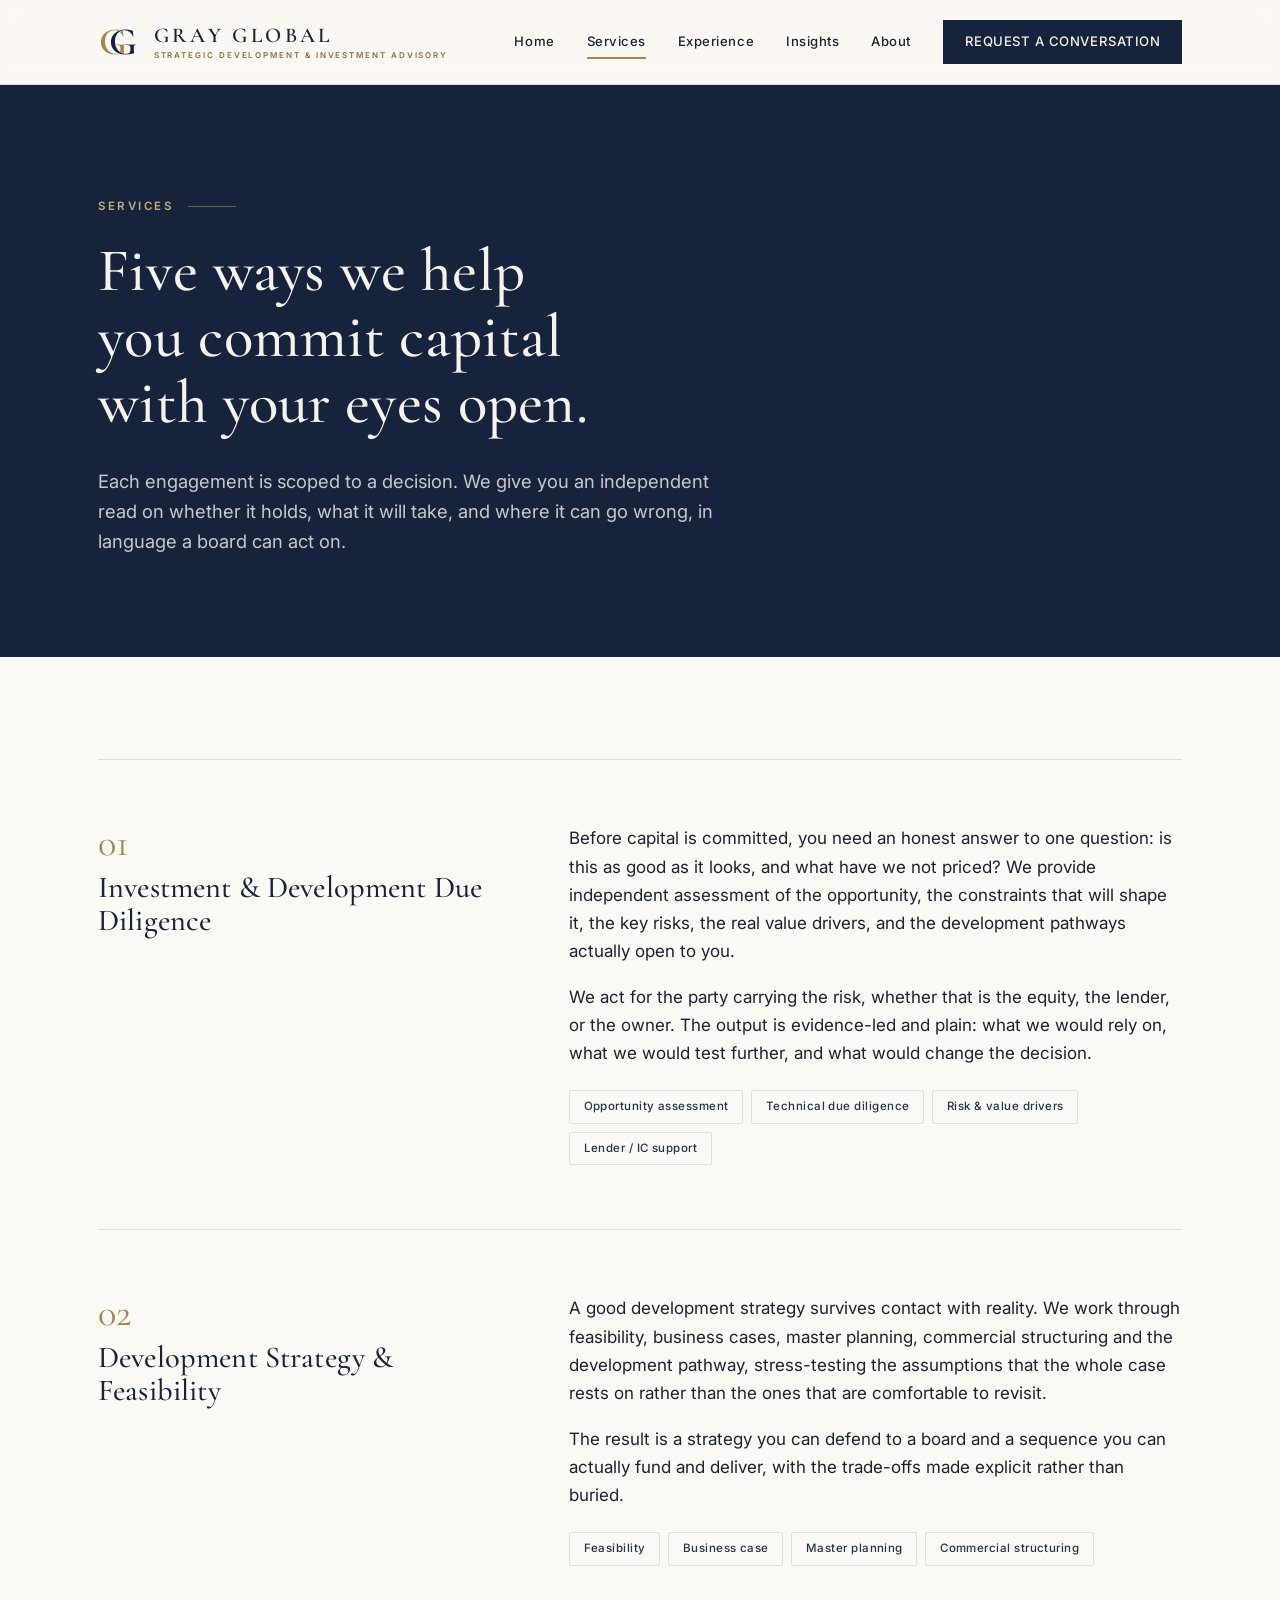
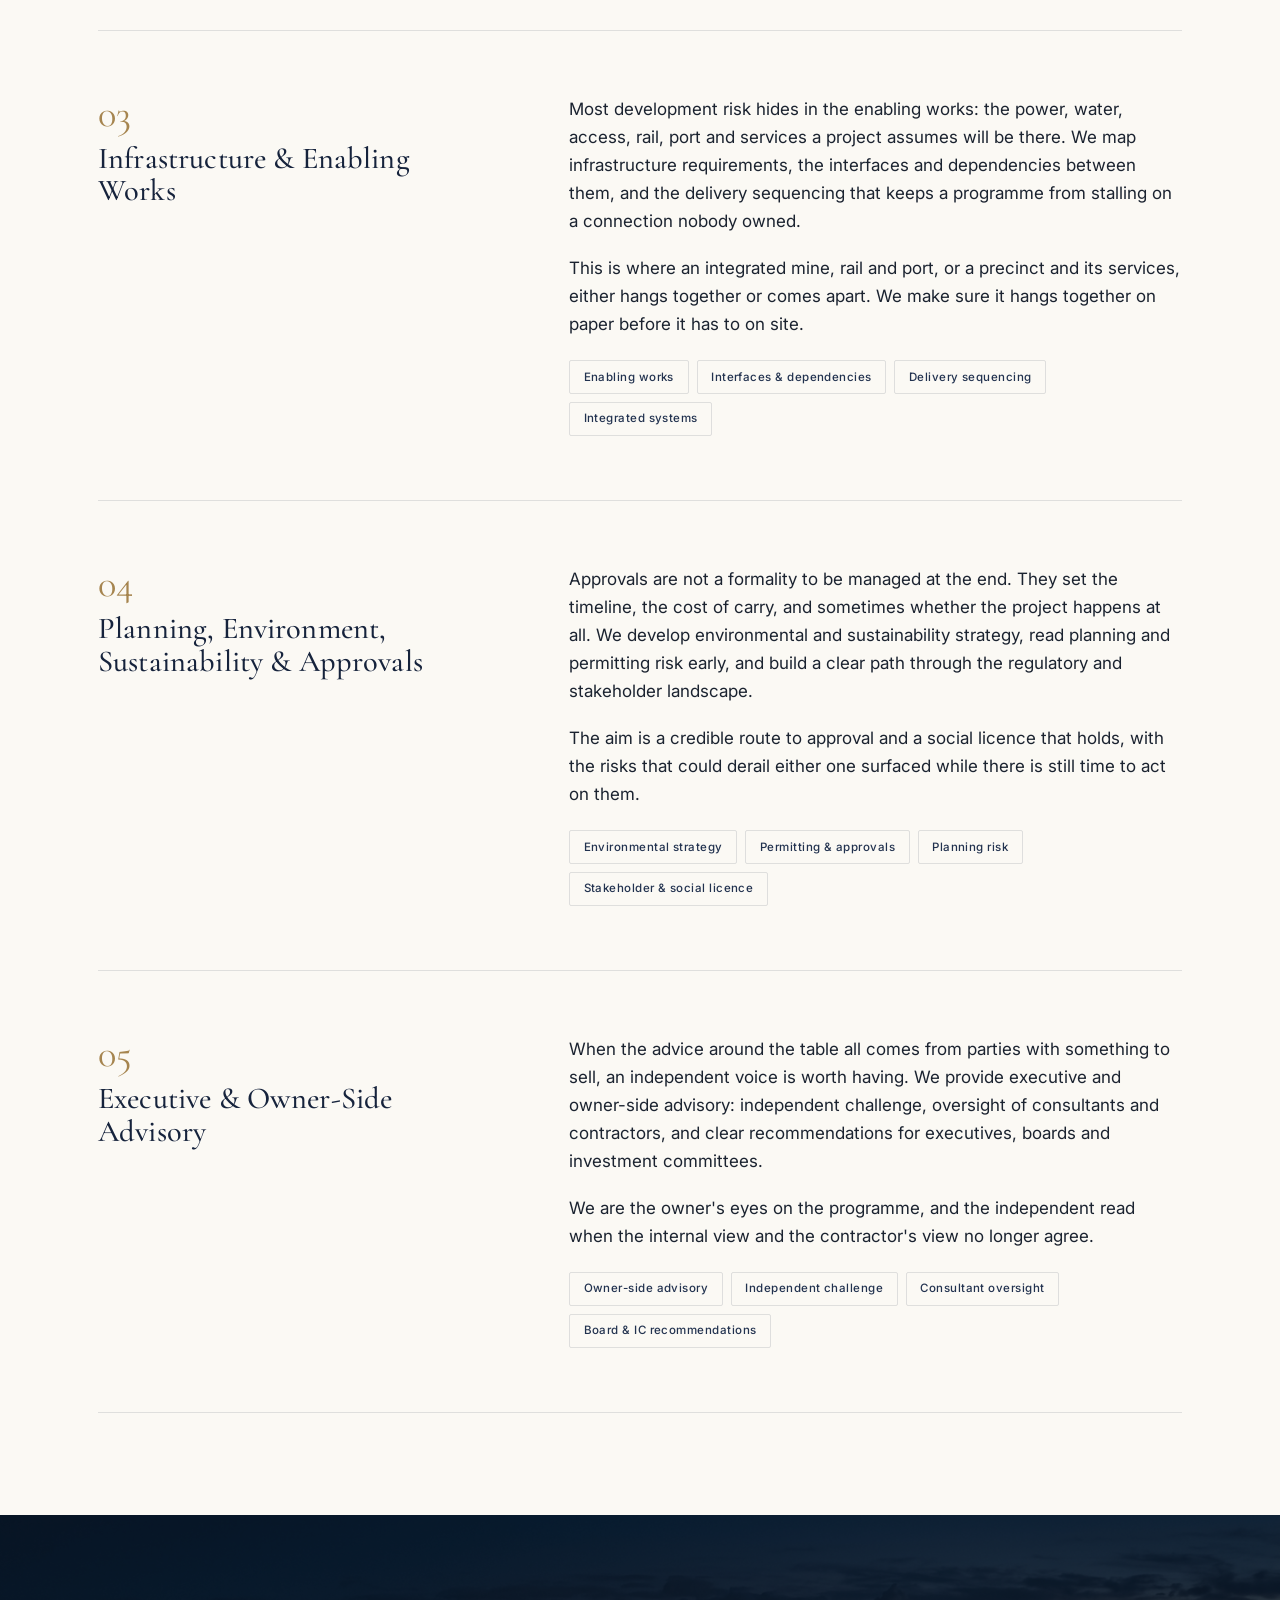
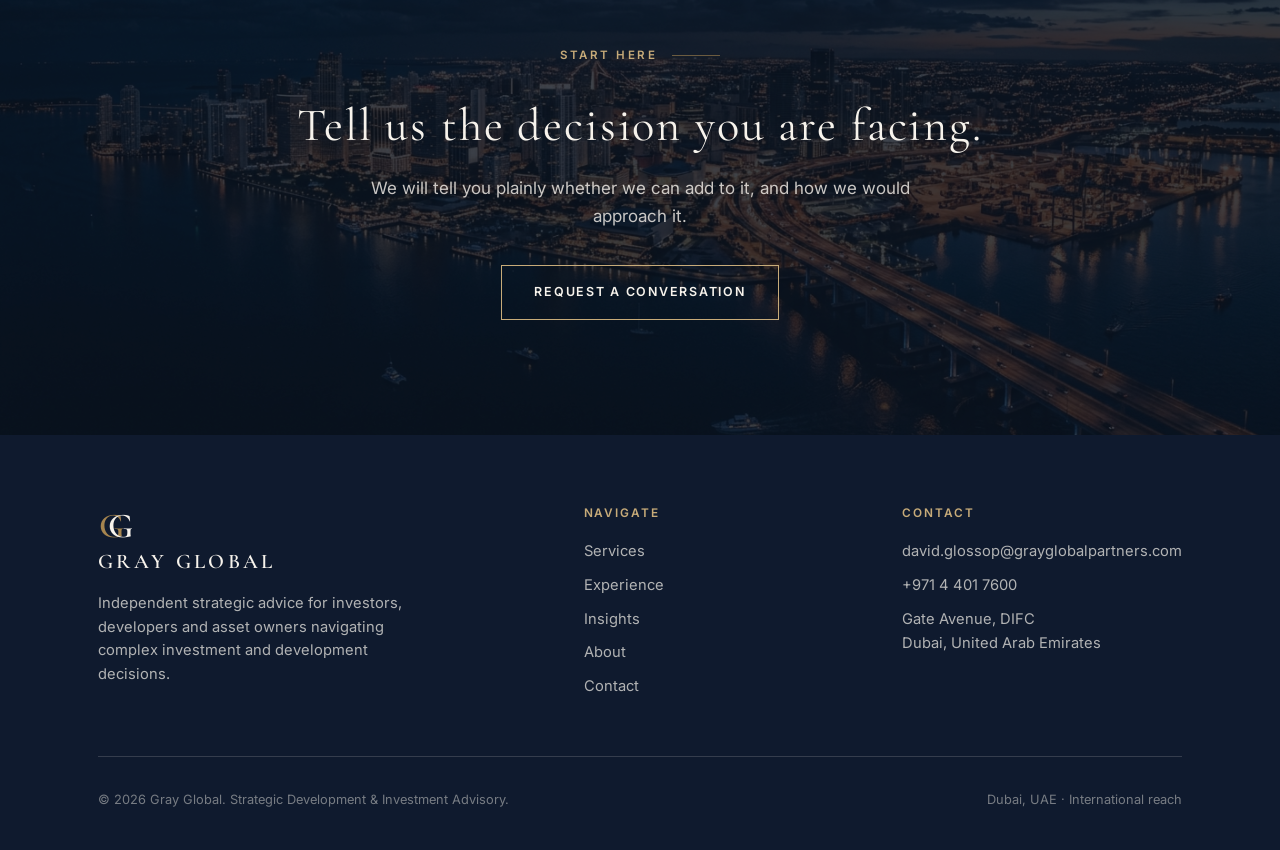
<file: public/services.html>
<!DOCTYPE html>
<html lang="en">
<head>
<meta charset="utf-8">
<meta name="viewport" content="width=device-width, initial-scale=1">
<title>Services — Gray Global</title>
<meta name="description" content="Investment and development due diligence, feasibility and strategy, infrastructure and enabling works, planning and approvals, and owner-side advisory.">
<link rel="icon" href="img/favicon.svg" type="image/svg+xml">
<link rel="preconnect" href="https://fonts.googleapis.com">
<link rel="preconnect" href="https://fonts.gstatic.com" crossorigin>
<link href="https://fonts.googleapis.com/css2?family=Cormorant+Garamond:wght@400;500;600&family=Inter:wght@300;400;500;600&display=swap" rel="stylesheet">
<link rel="stylesheet" href="css/style.css">
</head>
<body>

<header class="site-header">
  <div class="wrap">
    <a class="brand" href="index.html" aria-label="Gray Global home">
      <svg class="mark" viewBox="0 0 48 48" aria-hidden="true">
        <text x="1" y="38" font-size="44" font-weight="600" fill="#a6854f" style="font-family:var(--serif)">G</text>
        <text x="13" y="38" font-size="44" font-weight="600" fill="#16233c" stroke="#fbf9f4" stroke-width="1.1" paint-order="stroke" style="font-family:var(--serif)">G</text>
      </svg>
      <span class="word"><span class="name">GRAY GLOBAL</span><span class="sub">Strategic Development &amp; Investment Advisory</span></span>
    </a>
    <button class="nav-toggle" aria-label="Menu" onclick="document.getElementById('nav').classList.toggle('open')"><span></span><span></span><span></span></button>
    <nav class="nav" id="nav">
      <a href="index.html">Home</a>
      <a href="services.html" class="active">Services</a>
      <a href="experience.html">Experience</a>
      <a href="insights.html">Insights</a>
      <a href="about.html">About</a>
      <a href="contact.html" class="btn solid">Request a conversation</a>
    </nav>
  </div>
</header>

<section class="bg-navy" style="padding:clamp(5rem,9vw,7rem) 0 clamp(4rem,7vw,5rem)">
  <div class="wrap">
    <p class="eyebrow light">Services</p>
    <h1 style="color:var(--cream);font-size:clamp(2.4rem,5vw,3.8rem);max-width:18ch">Five ways we help you commit capital with your eyes open.</h1>
    <p style="max-width:52ch;color:rgba(247,243,236,0.8);font-size:1.15rem">Each engagement is scoped to a decision. We give you an independent read on whether it holds, what it will take, and where it can go wrong, in language a board can act on.</p>
  </div>
</section>

<section>
  <div class="wrap">
    <div class="svc-row">
      <div><div class="num-lg">01</div><h3>Investment &amp; Development Due Diligence</h3></div>
      <div class="detail">
        <p>Before capital is committed, you need an honest answer to one question: is this as good as it looks, and what have we not priced? We provide independent assessment of the opportunity, the constraints that will shape it, the key risks, the real value drivers, and the development pathways actually open to you.</p>
        <p>We act for the party carrying the risk, whether that is the equity, the lender, or the owner. The output is evidence-led and plain: what we would rely on, what we would test further, and what would change the decision.</p>
        <div class="tags"><span class="tag">Opportunity assessment</span><span class="tag">Technical due diligence</span><span class="tag">Risk &amp; value drivers</span><span class="tag">Lender / IC support</span></div>
      </div>
    </div>

    <div class="svc-row">
      <div><div class="num-lg">02</div><h3>Development Strategy &amp; Feasibility</h3></div>
      <div class="detail">
        <p>A good development strategy survives contact with reality. We work through feasibility, business cases, master planning, commercial structuring and the development pathway, stress-testing the assumptions that the whole case rests on rather than the ones that are comfortable to revisit.</p>
        <p>The result is a strategy you can defend to a board and a sequence you can actually fund and deliver, with the trade-offs made explicit rather than buried.</p>
        <div class="tags"><span class="tag">Feasibility</span><span class="tag">Business case</span><span class="tag">Master planning</span><span class="tag">Commercial structuring</span></div>
      </div>
    </div>

    <div class="svc-row">
      <div><div class="num-lg">03</div><h3>Infrastructure &amp; Enabling Works</h3></div>
      <div class="detail">
        <p>Most development risk hides in the enabling works: the power, water, access, rail, port and services a project assumes will be there. We map infrastructure requirements, the interfaces and dependencies between them, and the delivery sequencing that keeps a programme from stalling on a connection nobody owned.</p>
        <p>This is where an integrated mine, rail and port, or a precinct and its services, either hangs together or comes apart. We make sure it hangs together on paper before it has to on site.</p>
        <div class="tags"><span class="tag">Enabling works</span><span class="tag">Interfaces &amp; dependencies</span><span class="tag">Delivery sequencing</span><span class="tag">Integrated systems</span></div>
      </div>
    </div>

    <div class="svc-row">
      <div><div class="num-lg">04</div><h3>Planning, Environment, Sustainability &amp; Approvals</h3></div>
      <div class="detail">
        <p>Approvals are not a formality to be managed at the end. They set the timeline, the cost of carry, and sometimes whether the project happens at all. We develop environmental and sustainability strategy, read planning and permitting risk early, and build a clear path through the regulatory and stakeholder landscape.</p>
        <p>The aim is a credible route to approval and a social licence that holds, with the risks that could derail either one surfaced while there is still time to act on them.</p>
        <div class="tags"><span class="tag">Environmental strategy</span><span class="tag">Permitting &amp; approvals</span><span class="tag">Planning risk</span><span class="tag">Stakeholder &amp; social licence</span></div>
      </div>
    </div>

    <div class="svc-row">
      <div><div class="num-lg">05</div><h3>Executive &amp; Owner-Side Advisory</h3></div>
      <div class="detail">
        <p>When the advice around the table all comes from parties with something to sell, an independent voice is worth having. We provide executive and owner-side advisory: independent challenge, oversight of consultants and contractors, and clear recommendations for executives, boards and investment committees.</p>
        <p>We are the owner's eyes on the programme, and the independent read when the internal view and the contractor's view no longer agree.</p>
        <div class="tags"><span class="tag">Owner-side advisory</span><span class="tag">Independent challenge</span><span class="tag">Consultant oversight</span><span class="tag">Board &amp; IC recommendations</span></div>
      </div>
    </div>
  </div>
</section>

<section class="band" style="padding:clamp(5rem,9vw,8rem) 0">
  <div class="bg" style="background-image:url('img/band.jpg')"></div>
  <div class="wrap">
    <p class="eyebrow center light">Start here</p>
    <h2>Tell us the decision you are facing.</h2>
    <p>We will tell you plainly whether we can add to it, and how we would approach it.</p>
    <a href="contact.html" class="btn light">Request a conversation</a>
  </div>
</section>

<footer class="site-footer">
  <div class="wrap">
    <div class="top">
      <div>
        <a class="brand" href="index.html" style="gap:0.7rem">
          <svg class="mark" viewBox="0 0 48 48" aria-hidden="true" style="width:38px;height:38px">
            <text x="1" y="38" font-size="44" font-weight="600" fill="#a6854f" style="font-family:var(--serif)">G</text>
            <text x="13" y="38" font-size="44" font-weight="600" fill="#f7f3ec" style="font-family:var(--serif)">G</text>
          </svg>
          <span class="word"><span class="name" style="color:#f7f3ec;font-family:var(--serif);font-size:1.3rem;letter-spacing:0.16em">GRAY GLOBAL</span></span>
        </a>
        <p class="blurb">Independent strategic advice for investors, developers and asset owners navigating complex investment and development decisions.</p>
      </div>
      <div><h4>Navigate</h4><a href="services.html">Services</a><a href="experience.html">Experience</a><a href="insights.html">Insights</a><a href="about.html">About</a><a href="contact.html">Contact</a></div>
      <div><h4>Contact</h4><a href="mailto:david.glossop@grayglobalpartners.com">david.glossop@grayglobalpartners.com</a><a href="tel:+97144017600">+971 4 401 7600</a><span style="display:block;margin-top:0.6rem;color:rgba(247,243,236,0.7)">Gate Avenue, DIFC<br>Dubai, United Arab Emirates</span></div>
    </div>
    <div class="bottom"><span>© 2026 Gray Global. Strategic Development &amp; Investment Advisory.</span><span>Dubai, UAE · International reach</span></div>
  </div>
</footer>

</body>
</html>
</file>
<file: public/css/style.css>
/* Gray Global — design system
   Palette and type lifted from the capability-statement flyer:
   deep navy, muted bronze, warm cream, classical serif display. */

:root {
  --navy:        #16233c;
  --navy-deep:   #0f1a2e;
  --navy-soft:   #22324f;
  --bronze:      #a6854f;
  --bronze-dim:  #8d6f40;
  --bronze-light:#c7ab79;
  --cream:       #f7f3ec;
  --paper:       #fbf9f4;
  --ink:         #1b2330;
  --muted:       #5c6675;
  --line:        rgba(22, 35, 60, 0.12);
  --line-light:  rgba(247, 243, 236, 0.16);

  --serif: "Cormorant Garamond", Georgia, "Times New Roman", serif;
  --sans:  "Inter", -apple-system, BlinkMacSystemFont, "Segoe UI", Helvetica, Arial, sans-serif;

  --wrap: 1180px;
  --gutter: clamp(1.25rem, 4vw, 3rem);
}

*, *::before, *::after { box-sizing: border-box; }

html { scroll-behavior: smooth; -webkit-text-size-adjust: 100%; }

body {
  margin: 0;
  font-family: var(--sans);
  color: var(--ink);
  background: var(--paper);
  font-size: 17px;
  line-height: 1.65;
  font-weight: 400;
  -webkit-font-smoothing: antialiased;
  text-rendering: optimizeLegibility;
}

h1, h2, h3, h4 {
  font-family: var(--serif);
  font-weight: 500;
  line-height: 1.08;
  color: var(--navy);
  margin: 0 0 0.5em;
  letter-spacing: 0.005em;
}

p { margin: 0 0 1.1em; }
a { color: var(--bronze-dim); text-decoration: none; transition: color .2s ease; }
a:hover { color: var(--navy); }
img { max-width: 100%; display: block; }

.wrap { max-width: var(--wrap); margin: 0 auto; padding: 0 var(--gutter); }

.eyebrow {
  font-family: var(--sans);
  font-size: 0.72rem;
  font-weight: 600;
  letter-spacing: 0.22em;
  text-transform: uppercase;
  color: var(--bronze-dim);
  margin: 0 0 1.4rem;
  display: flex;
  align-items: center;
  gap: 0.9rem;
}
.eyebrow::after {
  content: "";
  flex: 0 0 48px;
  height: 1px;
  background: var(--bronze);
  opacity: 0.6;
}
.eyebrow.center { justify-content: center; }
.eyebrow.light { color: var(--bronze-light); }

/* ---------- buttons ---------- */
.btn {
  display: inline-block;
  font-family: var(--sans);
  font-size: 0.78rem;
  font-weight: 600;
  letter-spacing: 0.14em;
  text-transform: uppercase;
  padding: 1rem 2rem;
  border: 1px solid var(--navy);
  color: var(--navy);
  background: transparent;
  cursor: pointer;
  transition: all .25s ease;
}
.btn:hover { background: var(--navy); color: var(--cream); }
.btn.solid { background: var(--navy); color: var(--cream); }
.btn.solid:hover { background: var(--bronze); border-color: var(--bronze); color: #fff; }
.btn.light { border-color: var(--bronze-light); color: var(--cream); }
.btn.light:hover { background: var(--bronze); border-color: var(--bronze); color: #fff; }

/* ---------- header ---------- */
.site-header {
  position: sticky; top: 0; z-index: 50;
  background: rgba(251, 249, 244, 0.86);
  backdrop-filter: saturate(140%) blur(10px);
  border-bottom: 1px solid var(--line);
}
.site-header .wrap {
  display: flex; align-items: center; justify-content: space-between;
  height: 84px;
}
.brand { display: flex; align-items: center; gap: 0.85rem; }
.brand .mark { width: 42px; height: 42px; flex: none; }
.brand .word { display: flex; flex-direction: column; line-height: 1; }
.brand .word .name {
  font-family: var(--serif); font-size: 1.32rem; font-weight: 600;
  letter-spacing: 0.16em; color: var(--navy);
}
.brand .word .sub {
  font-family: var(--sans); font-size: 0.5rem; font-weight: 600;
  letter-spacing: 0.24em; text-transform: uppercase; color: var(--bronze-dim);
  margin-top: 4px;
}
.nav { display: flex; align-items: center; gap: 2rem; }
.nav a {
  font-family: var(--sans); font-size: 0.82rem; font-weight: 500;
  letter-spacing: 0.04em; color: var(--ink); position: relative; padding: 4px 0;
}
.nav a:hover, .nav a.active { color: var(--navy); }
.nav a.active::after {
  content: ""; position: absolute; left: 0; right: 0; bottom: -2px;
  height: 2px; background: var(--bronze);
}
.nav .btn { padding: 0.65rem 1.3rem; }
.nav-toggle { display: none; background: none; border: 0; cursor: pointer; padding: 8px; }
.nav-toggle span { display: block; width: 24px; height: 2px; background: var(--navy); margin: 5px 0; transition: .2s; }

/* ---------- hero ---------- */
.hero {
  position: relative;
  min-height: 86vh;
  display: flex; align-items: center;
  color: var(--cream);
  overflow: hidden;
}
.hero .bg {
  position: absolute; inset: 0;
  background: var(--navy-deep) center/cover no-repeat;
  z-index: 0;
}
.hero .bg::after {
  content: ""; position: absolute; inset: 0;
  background: linear-gradient(100deg, rgba(10,18,33,0.92) 0%, rgba(10,18,33,0.70) 42%, rgba(10,18,33,0.25) 100%);
}
.hero .wrap { position: relative; z-index: 2; width: 100%; padding-top: 4rem; padding-bottom: 4rem; }
.hero h1 {
  color: var(--cream);
  font-size: clamp(2.6rem, 6vw, 4.9rem);
  font-weight: 500;
  max-width: 15ch;
  margin-bottom: 1.6rem;
}
.hero .lead {
  font-size: clamp(1.05rem, 1.6vw, 1.3rem);
  max-width: 46ch; color: rgba(247,243,236,0.82); font-weight: 300;
  margin-bottom: 2.4rem;
}
.hero .cta-row { display: flex; gap: 1rem; flex-wrap: wrap; }

/* ---------- generic section ---------- */
section { padding: clamp(4rem, 8vw, 7rem) 0; }
.section-head { max-width: 62ch; margin-bottom: 3.2rem; }
.section-head.center { margin-left: auto; margin-right: auto; text-align: center; }
.section-head h2 { font-size: clamp(2rem, 3.6vw, 3rem); }
.section-head p { color: var(--muted); font-size: 1.12rem; }
.lede { font-size: 1.25rem; color: var(--navy-soft); font-family: var(--serif); font-weight: 400; line-height: 1.5; }

.bg-cream { background: var(--cream); }
.bg-navy { background: var(--navy); color: rgba(247,243,236,0.82); }
.bg-navy h2, .bg-navy h3 { color: var(--cream); }

/* intro statement */
.statement { text-align: center; }
.statement p {
  font-family: var(--serif); font-weight: 400;
  font-size: clamp(1.5rem, 3vw, 2.2rem); line-height: 1.4;
  color: var(--navy); max-width: 24ch; margin: 0 auto; letter-spacing: 0.01em;
}
.statement p .accent { color: var(--bronze-dim); }

/* ---------- service cards ---------- */
.grid { display: grid; gap: 2px; background: var(--line); border: 1px solid var(--line); }
.grid.svc { grid-template-columns: repeat(auto-fit, minmax(230px, 1fr)); }
.card {
  background: var(--paper); padding: 2.4rem 2rem;
  display: flex; flex-direction: column;
}
.bg-cream .card { background: var(--cream); }
.card .ico {
  width: 34px; height: 34px; color: var(--bronze); margin-bottom: 1.5rem;
}
.card h3 { font-size: 1.4rem; margin-bottom: 0.7rem; }
.card p { color: var(--muted); font-size: 0.98rem; margin-bottom: 0; }
.card .num {
  font-family: var(--serif); font-size: 0.95rem; color: var(--bronze);
  letter-spacing: 0.1em; margin-bottom: 1.3rem;
}

/* ---------- service detail rows ---------- */
.svc-row {
  display: grid; grid-template-columns: 0.9fr 1.4fr; gap: clamp(2rem, 6vw, 5rem);
  padding: clamp(2.6rem, 5vw, 4rem) 0; border-top: 1px solid var(--line);
  align-items: start;
}
.svc-row:last-child { border-bottom: 1px solid var(--line); }
.svc-row .num-lg { font-family: var(--serif); font-size: 2.4rem; color: var(--bronze); line-height: 1; }
.svc-row h3 { font-size: 1.9rem; margin-top: 0.6rem; }
.svc-row .detail p:last-child { margin-bottom: 0; }
.svc-row .detail .tags { display: flex; flex-wrap: wrap; gap: 0.5rem; margin-top: 1.4rem; }
.tag {
  font-family: var(--sans); font-size: 0.72rem; font-weight: 500; letter-spacing: 0.04em;
  color: var(--navy-soft); border: 1px solid var(--line); padding: 0.4rem 0.85rem; border-radius: 2px;
}

/* ---------- experience tiles ---------- */
.tiles { display: grid; grid-template-columns: repeat(auto-fit, minmax(300px, 1fr)); gap: 1.6rem; }
.tile { position: relative; overflow: hidden; min-height: 320px; display: flex; align-items: flex-end; color: var(--cream); }
.tile img { position: absolute; inset: 0; width: 100%; height: 100%; object-fit: cover; z-index: 0; transition: transform .6s ease; }
.tile::after { content: ""; position: absolute; inset: 0; background: linear-gradient(to top, rgba(10,18,33,0.92) 8%, rgba(10,18,33,0.15) 75%); z-index: 1; }
.tile:hover img { transform: scale(1.05); }
.tile .tile-body { position: relative; z-index: 2; padding: 1.8rem; }
.tile h3 { color: var(--cream); font-size: 1.5rem; margin-bottom: 0.4rem; }
.tile p { color: rgba(247,243,236,0.78); font-size: 0.9rem; margin: 0; }

/* ---------- engagements list ---------- */
.eng { border-top: 1px solid var(--line); padding: 2.4rem 0; display: grid; grid-template-columns: 0.5fr 1.5fr; gap: 2rem; }
.eng:last-child { border-bottom: 1px solid var(--line); }
.eng .proj { font-family: var(--serif); font-size: 1.55rem; color: var(--navy); }
.eng .meta { font-size: 0.78rem; letter-spacing: 0.1em; text-transform: uppercase; color: var(--bronze-dim); margin-top: 0.4rem; }
.eng .body p:last-child { margin-bottom: 0; }

/* ---------- logos strip ---------- */
.logos { display: flex; flex-wrap: wrap; justify-content: center; gap: 1rem 0; align-items: center; }
.logos span {
  font-family: var(--serif); font-size: 1.15rem; letter-spacing: 0.08em; color: var(--navy);
  padding: 0.3rem 1.8rem; position: relative; opacity: 0.82;
}
.logos span + span::before {
  content: ""; position: absolute; left: 0; top: 50%; transform: translateY(-50%);
  height: 1.1rem; width: 1px; background: var(--line);
}

/* ---------- CTA band ---------- */
.band { position: relative; color: var(--cream); text-align: center; overflow: hidden; }
.band .bg { position: absolute; inset: 0; background: var(--navy-deep) center/cover no-repeat; z-index: 0; }
.band .bg::after { content: ""; position: absolute; inset: 0; background: rgba(10,18,33,0.78); }
.band .wrap { position: relative; z-index: 2; }
.band h2 { color: var(--cream); font-size: clamp(1.8rem, 4vw, 2.9rem); font-weight: 400; letter-spacing: 0.04em; }
.band p { color: rgba(247,243,236,0.8); max-width: 52ch; margin: 1rem auto 2.2rem; }

/* ---------- insights ---------- */
.posts { display: grid; grid-template-columns: repeat(auto-fit, minmax(300px, 1fr)); gap: 2.4rem; }
.post { display: flex; flex-direction: column; }
.post .kicker { font-size: 0.72rem; letter-spacing: 0.16em; text-transform: uppercase; color: var(--bronze-dim); margin-bottom: 0.9rem; }
.post h3 { font-size: 1.65rem; margin-bottom: 0.7rem; }
.post h3 a { color: var(--navy); }
.post h3 a:hover { color: var(--bronze-dim); }
.post p { color: var(--muted); font-size: 0.98rem; }
.post .read { font-size: 0.78rem; letter-spacing: 0.1em; text-transform: uppercase; color: var(--bronze-dim); font-weight: 600; margin-top: auto; }

/* article */
.article { max-width: 44rem; margin: 0 auto; }
.article .kicker { font-size: 0.74rem; letter-spacing: 0.16em; text-transform: uppercase; color: var(--bronze-dim); margin-bottom: 1.2rem; }
.article h1 { font-size: clamp(2.2rem, 4.5vw, 3.4rem); margin-bottom: 1.2rem; }
.article .byline { color: var(--muted); font-size: 0.9rem; margin-bottom: 2.6rem; padding-bottom: 2rem; border-bottom: 1px solid var(--line); }
.article h2 { font-size: 1.7rem; margin: 2.4rem 0 0.8rem; }
.article p { font-size: 1.08rem; line-height: 1.75; }
.article blockquote { margin: 2rem 0; padding-left: 1.6rem; border-left: 2px solid var(--bronze); font-family: var(--serif); font-size: 1.4rem; line-height: 1.5; color: var(--navy); }

/* ---------- about ---------- */
.lead-split { display: grid; grid-template-columns: 1fr 1fr; gap: clamp(2rem, 6vw, 5rem); align-items: center; }
.portrait { background: var(--navy); aspect-ratio: 4/5; position: relative; overflow: hidden; display: flex; align-items: flex-end; }
.portrait .initials { font-family: var(--serif); font-size: 9rem; color: var(--bronze); opacity: 0.9; position: absolute; inset: 0; display: flex; align-items: center; justify-content: center; letter-spacing: -0.04em; z-index: 0; }
.portrait img { position: absolute; inset: 0; width: 100%; height: 100%; object-fit: cover; object-position: center 20%; z-index: 1; }
.portrait .cap { position: relative; z-index: 2; padding: 1.6rem; color: var(--cream); background: linear-gradient(to top, rgba(10,18,33,0.9), transparent); width: 100%; }
.portrait .cap .n { font-family: var(--serif); font-size: 1.5rem; }
.portrait .cap .r { font-size: 0.78rem; letter-spacing: 0.12em; text-transform: uppercase; color: var(--bronze-light); }
.creds { display: flex; flex-wrap: wrap; gap: 0.6rem; margin-top: 1.6rem; }
.cred { font-family: var(--sans); font-size: 0.78rem; letter-spacing: 0.06em; color: var(--navy); border: 1px solid var(--line); padding: 0.5rem 1rem; }

.facts { display: grid; grid-template-columns: repeat(auto-fit, minmax(180px, 1fr)); gap: 2px; background: var(--line); border: 1px solid var(--line); margin-top: 1rem; }
.fact { background: var(--paper); padding: 2rem 1.6rem; }
.bg-cream .fact { background: var(--cream); }
.fact .big { font-family: var(--serif); font-size: 2.8rem; color: var(--navy); line-height: 1; }
.fact .lbl { font-size: 0.82rem; color: var(--muted); margin-top: 0.6rem; }

/* ---------- contact ---------- */
.contact-grid { display: grid; grid-template-columns: 1fr 1fr; gap: clamp(2.5rem, 6vw, 5rem); }
.field { margin-bottom: 1.4rem; }
.field label { display: block; font-size: 0.74rem; letter-spacing: 0.1em; text-transform: uppercase; color: var(--navy-soft); font-weight: 600; margin-bottom: 0.55rem; }
.field input, .field textarea, .field select {
  width: 100%; font-family: var(--sans); font-size: 1rem; color: var(--ink);
  padding: 0.85rem 1rem; border: 1px solid var(--line); background: #fff; border-radius: 2px;
}
.field input:focus, .field textarea:focus, .field select:focus { outline: none; border-color: var(--bronze); }
.field textarea { min-height: 140px; resize: vertical; }
.form-note { font-size: 0.82rem; color: var(--muted); margin-top: 1rem; }
.form-ok { display: none; padding: 1.1rem 1.3rem; background: rgba(166,133,79,0.12); border: 1px solid var(--bronze); color: var(--navy); margin-bottom: 1.4rem; font-size: 0.95rem; }
.contact-detail { margin-bottom: 1.8rem; }
.contact-detail .k { font-size: 0.72rem; letter-spacing: 0.14em; text-transform: uppercase; color: var(--bronze-dim); margin-bottom: 0.3rem; }
.contact-detail .v { font-size: 1.15rem; color: var(--navy); font-family: var(--serif); }
.contact-detail .v a { color: var(--navy); }
.contact-detail .v a:hover { color: var(--bronze-dim); }

/* ---------- footer ---------- */
.site-footer { background: var(--navy-deep); color: rgba(247,243,236,0.7); padding: 4.5rem 0 2.5rem; font-size: 0.92rem; }
.site-footer .top { display: grid; grid-template-columns: 1.6fr 1fr 1fr; gap: 2.5rem; padding-bottom: 3rem; border-bottom: 1px solid var(--line-light); }
.site-footer h4 { color: var(--bronze-light); font-family: var(--sans); font-size: 0.74rem; letter-spacing: 0.16em; text-transform: uppercase; font-weight: 600; margin-bottom: 1.2rem; }
.site-footer a { color: rgba(247,243,236,0.7); display: block; margin-bottom: 0.6rem; }
.site-footer a:hover { color: var(--cream); }
.site-footer .brand .name { color: var(--cream); }
.site-footer .blurb { max-width: 34ch; margin-top: 1.2rem; line-height: 1.6; }
.site-footer .bottom { display: flex; justify-content: space-between; flex-wrap: wrap; gap: 1rem; padding-top: 2rem; font-size: 0.8rem; color: rgba(247,243,236,0.45); }

/* ---------- utilities ---------- */
.mt-0 { margin-top: 0; }
.center { text-align: center; }
.narrow { max-width: 54rem; }

/* ---------- responsive ---------- */
@media (max-width: 860px) {
  .nav { position: fixed; inset: 84px 0 auto 0; background: var(--paper); flex-direction: column; align-items: flex-start; gap: 0; padding: 1rem var(--gutter) 2rem; border-bottom: 1px solid var(--line); transform: translateY(-120%); transition: transform .3s ease; }
  .nav.open { transform: translateY(0); }
  .nav a { width: 100%; padding: 0.9rem 0; border-bottom: 1px solid var(--line); }
  .nav .btn { margin-top: 1rem; width: 100%; text-align: center; }
  .nav-toggle { display: block; }
  .svc-row { grid-template-columns: 1fr; gap: 1rem; }
  .eng { grid-template-columns: 1fr; gap: 0.6rem; }
  .lead-split, .contact-grid { grid-template-columns: 1fr; }
  .site-footer .top { grid-template-columns: 1fr; gap: 2rem; }
  .hero { min-height: 78vh; }
}
</file>
